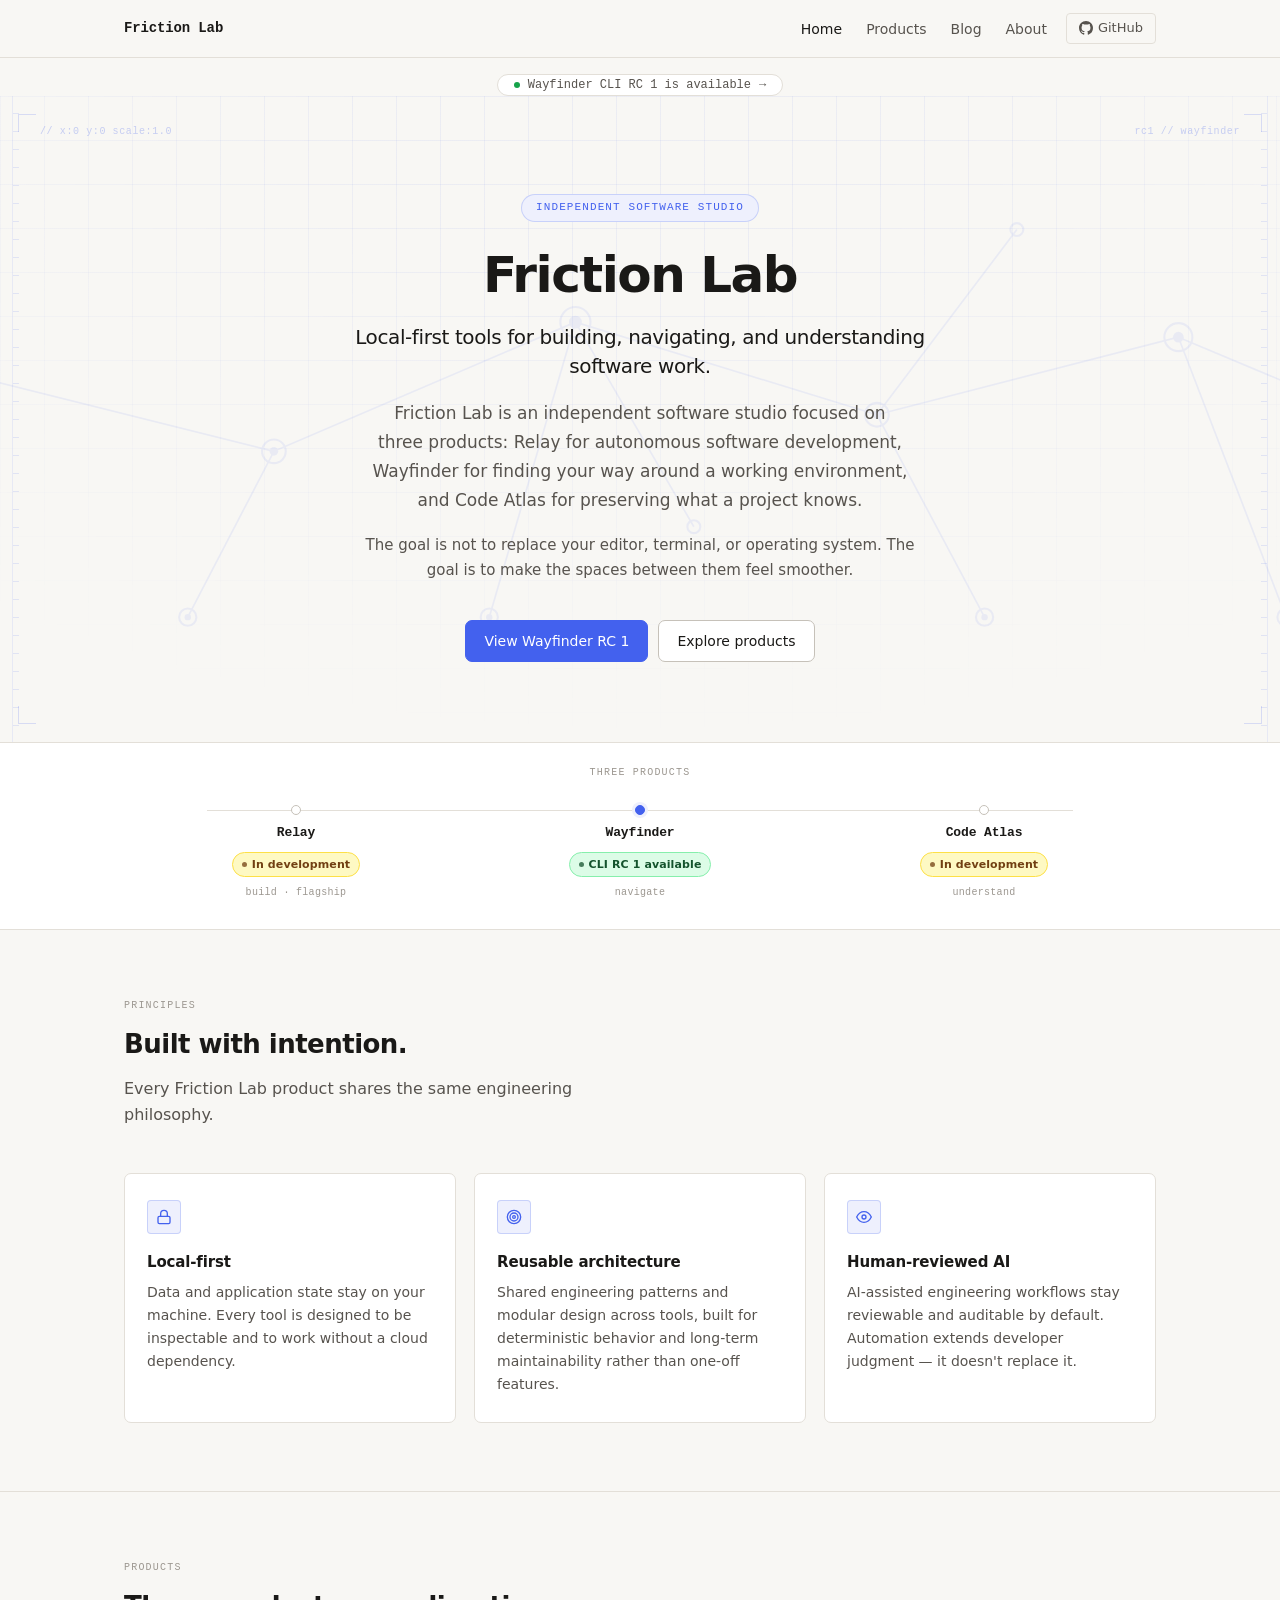
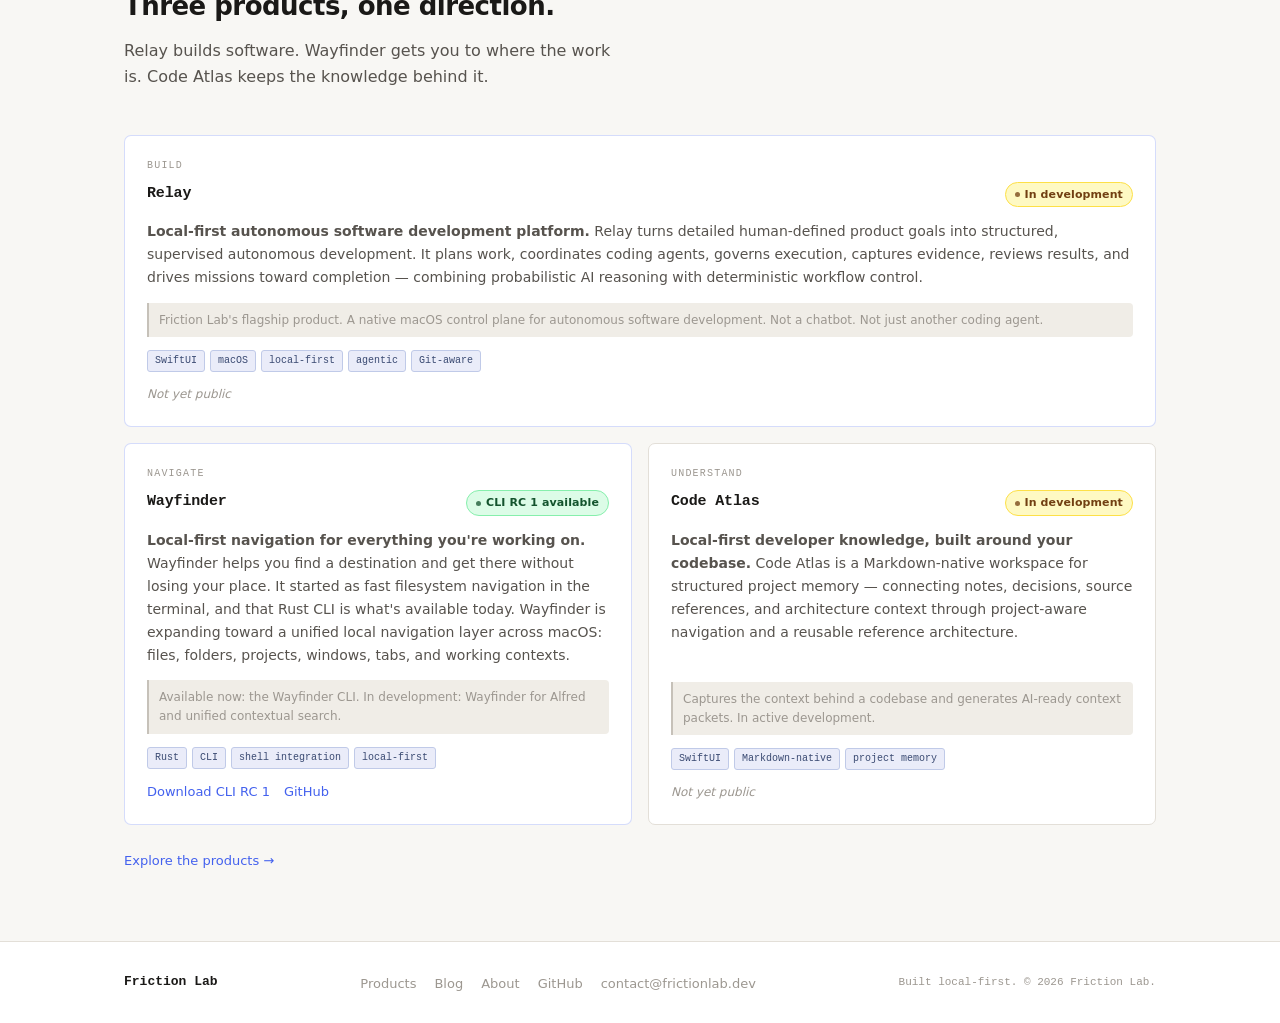
<file: index.html>
<!DOCTYPE html>
<html lang="en">
<head>
  <meta charset="UTF-8">
  <meta name="viewport" content="width=device-width, initial-scale=1.0">
  <meta name="description" content="Friction Lab is an independent software studio building local-first tools for building, navigating, and understanding software work: Relay, Wayfinder, and Code Atlas.">
  <meta name="theme-color" content="#f8f7f4">
  <title>Friction Lab — Local-first developer tools</title>
  <link rel="icon" type="image/png" href="assets/img/favicon.png">
  <link rel="apple-touch-icon" href="assets/img/apple-touch-icon.png">
  <link rel="stylesheet" href="assets/css/styles.css">
</head>
<body>

  <!-- ===== Navigation ===== -->
  <nav class="site-nav" aria-label="Site navigation">
    <div class="container nav-inner">
      <a href="/" class="nav-brand">Friction Lab</a>

      <button class="nav-toggle" id="nav-toggle" aria-expanded="false" aria-label="Open menu">&#9776;</button>

      <ul class="nav-links" id="nav-links" role="list">
        <li><a href="/" class="active">Home</a></li>
        <li><a href="products/">Products</a></li>
        <li><a href="blog/">Blog</a></li>
        <li><a href="about/">About</a></li>
        <li>
          <a href="https://github.com/FrictionLab-Dev" class="nav-github" target="_blank" rel="noopener noreferrer">
            <svg width="14" height="14" viewBox="0 0 16 16" fill="currentColor" aria-hidden="true">
              <path d="M8 0C3.58 0 0 3.58 0 8c0 3.54 2.29 6.53 5.47 7.59.4.07.55-.17.55-.38 0-.19-.01-.82-.01-1.49-2.01.37-2.53-.49-2.69-.94-.09-.23-.48-.94-.82-1.13-.28-.15-.68-.52-.01-.53.63-.01 1.08.58 1.23.82.72 1.21 1.87.87 2.33.66.07-.52.28-.87.51-1.07-1.78-.2-3.64-.89-3.64-3.95 0-.87.31-1.59.82-2.15-.08-.2-.36-1.02.08-2.12 0 0 .67-.21 2.2.82.64-.18 1.32-.27 2-.27.68 0 1.36.09 2 .27 1.53-1.04 2.2-.82 2.2-.82.44 1.1.16 1.92.08 2.12.51.56.82 1.27.82 2.15 0 3.07-1.87 3.75-3.65 3.95.29.25.54.73.54 1.48 0 1.07-.01 1.93-.01 2.2 0 .21.15.46.55.38A8.013 8.013 0 0016 8c0-4.42-3.58-8-8-8z"/>
            </svg>
            GitHub
          </a>
        </li>
      </ul>
    </div>
  </nav>

  <!-- ===== Announcement Strip ===== -->
  <div class="announce-strip" role="banner">
    <a href="products/wayfinder/" class="announce-strip-inner">
      <span class="announce-dot" aria-hidden="true"></span>
      Wayfinder CLI RC 1 is available
      <span aria-hidden="true">→</span>
    </a>
  </div>

  <!-- ===== Hero ===== -->
  <header class="hero">
    <!-- Blueprint decorations -->
    <div class="hero-corner tl" aria-hidden="true"></div>
    <div class="hero-corner tr" aria-hidden="true"></div>
    <div class="hero-corner bl" aria-hidden="true"></div>
    <div class="hero-corner br" aria-hidden="true"></div>
    <span class="hero-dec top-left" aria-hidden="true">// x:0  y:0  scale:1.0</span>
    <span class="hero-dec top-right" aria-hidden="true">rc1 // wayfinder</span>

    <!-- Side ruler tick marks -->
    <div class="hero-ruler-left" aria-hidden="true"></div>
    <div class="hero-ruler-right" aria-hidden="true"></div>

    <!-- Background workflow-node diagram -->
    <svg class="hero-bg-diagram" viewBox="0 0 1080 300" preserveAspectRatio="xMidYMid slice" aria-hidden="true" focusable="false">
      <g stroke="currentColor" stroke-width="0.8" fill="none">
        <line x1="100" y1="190" x2="230" y2="130"/>
        <line x1="230" y1="130" x2="370" y2="165"/>
        <line x1="370" y1="165" x2="510" y2="105"/>
        <line x1="510" y1="105" x2="650" y2="148"/>
        <line x1="650" y1="148" x2="790" y2="112"/>
        <line x1="790" y1="112" x2="940" y2="175"/>
        <line x1="230" y1="130" x2="185" y2="242"/>
        <line x1="370" y1="165" x2="330" y2="242"/>
        <line x1="510" y1="105" x2="470" y2="242"/>
        <line x1="650" y1="148" x2="700" y2="242"/>
        <line x1="790" y1="112" x2="840" y2="242"/>
        <line x1="230" y1="130" x2="170" y2="62"/>
        <line x1="650" y1="148" x2="715" y2="62"/>
        <line x1="510" y1="105" x2="565" y2="200"/>
      </g>
      <g stroke="currentColor" stroke-width="1" fill="none">
        <circle cx="100" cy="190" r="5.5"/>
        <circle cx="230" cy="130" r="6.5"/>
        <circle cx="370" cy="165" r="5.5"/>
        <circle cx="510" cy="105" r="7"/>
        <circle cx="650" cy="148" r="5.5"/>
        <circle cx="790" cy="112" r="6.5"/>
        <circle cx="940" cy="175" r="5.5"/>
        <circle cx="185" cy="242" r="4"/>
        <circle cx="330" cy="242" r="4"/>
        <circle cx="470" cy="242" r="4"/>
        <circle cx="700" cy="242" r="4"/>
        <circle cx="840" cy="242" r="4"/>
        <circle cx="170" cy="62"  r="3"/>
        <circle cx="715" cy="62"  r="3"/>
        <circle cx="565" cy="200" r="3"/>
      </g>
      <g fill="currentColor">
        <circle cx="100" cy="190" r="2"/>
        <circle cx="230" cy="130" r="2.5"/>
        <circle cx="370" cy="165" r="2"/>
        <circle cx="510" cy="105" r="3"/>
        <circle cx="650" cy="148" r="2"/>
        <circle cx="790" cy="112" r="2.5"/>
        <circle cx="940" cy="175" r="2"/>
        <circle cx="185" cy="242" r="1.5"/>
        <circle cx="330" cy="242" r="1.5"/>
        <circle cx="470" cy="242" r="1.5"/>
        <circle cx="700" cy="242" r="1.5"/>
        <circle cx="840" cy="242" r="1.5"/>
      </g>
    </svg>

    <div class="container">
      <div class="hero-inner">
        <span class="hero-eyebrow">independent software studio</span>
        <h1>Friction Lab</h1>
        <p class="hero-tagline">Local-first tools for building, navigating, and understanding software work.</p>
        <p class="hero-sub">
          Friction Lab is an independent software studio focused on three products:
          Relay for autonomous software development, Wayfinder for finding your way around
          a working environment, and Code Atlas for preserving what a project knows.
        </p>
        <p class="hero-note">
          The goal is not to replace your editor, terminal, or operating system.
          The goal is to make the spaces between them feel smoother.
        </p>
        <div class="hero-actions">
          <a href="products/wayfinder/" class="btn btn-primary">View Wayfinder RC 1</a>
          <a href="products/" class="btn btn-secondary">Explore products</a>
        </div>
      </div>
    </div>
  </header>

  <!-- ===== Toolchain Band ===== -->
  <section class="toolchain-band" aria-label="Product system overview">
    <div class="container">
      <p class="toolchain-label">Three products</p>
      <div class="toolchain-track">
        <div class="toolchain-track-line" aria-hidden="true"></div>
        <div class="toolchain-nodes" role="list">

          <div class="toolchain-node" role="listitem">
            <div class="tc-dot" aria-hidden="true"></div>
            <span class="tc-name">Relay</span>
            <span class="pill pill-dev">In development</span>
            <span class="tc-type">build · flagship</span>
          </div>

          <div class="toolchain-node tc-released" role="listitem">
            <div class="tc-dot" aria-hidden="true"></div>
            <span class="tc-name">Wayfinder</span>
            <span class="pill pill-rc">CLI RC 1 available</span>
            <span class="tc-type">navigate</span>
          </div>

          <div class="toolchain-node" role="listitem">
            <div class="tc-dot" aria-hidden="true"></div>
            <span class="tc-name">Code Atlas</span>
            <span class="pill pill-dev">In development</span>
            <span class="tc-type">understand</span>
          </div>

        </div>
      </div>
    </div>
  </section>

  <main>

    <!-- ===== Principles ===== -->
    <section class="section">
      <div class="container">
        <p class="section-label">Principles</p>
        <h2 class="section-title">Built with intention.</h2>
        <p class="section-sub">Every Friction Lab product shares the same engineering philosophy.</p>

        <div class="principles-grid">

          <article class="principle-card">
            <div class="principle-icon" aria-hidden="true">
              <!-- Lock icon -->
              <svg width="16" height="16" viewBox="0 0 24 24" fill="none" stroke="currentColor" stroke-width="2" stroke-linecap="round" stroke-linejoin="round">
                <rect x="3" y="11" width="18" height="11" rx="2" ry="2"/>
                <path d="M7 11V7a5 5 0 0 1 10 0v4"/>
              </svg>
            </div>
            <h3 class="principle-title">Local-first</h3>
            <p class="principle-desc">Data and application state stay on your machine. Every tool is designed to be inspectable and to work without a cloud dependency.</p>
          </article>

          <article class="principle-card">
            <div class="principle-icon" aria-hidden="true">
              <!-- Target icon -->
              <svg width="16" height="16" viewBox="0 0 24 24" fill="none" stroke="currentColor" stroke-width="2" stroke-linecap="round" stroke-linejoin="round">
                <circle cx="12" cy="12" r="10"/>
                <circle cx="12" cy="12" r="6"/>
                <circle cx="12" cy="12" r="2"/>
              </svg>
            </div>
            <h3 class="principle-title">Reusable architecture</h3>
            <p class="principle-desc">Shared engineering patterns and modular design across tools, built for deterministic behavior and long-term maintainability rather than one-off features.</p>
          </article>

          <article class="principle-card">
            <div class="principle-icon" aria-hidden="true">
              <!-- Eye / review icon -->
              <svg width="16" height="16" viewBox="0 0 24 24" fill="none" stroke="currentColor" stroke-width="2" stroke-linecap="round" stroke-linejoin="round">
                <path d="M1 12s4-8 11-8 11 8 11 8-4 8-11 8-11-8-11-8z"/>
                <circle cx="12" cy="12" r="3"/>
              </svg>
            </div>
            <h3 class="principle-title">Human-reviewed AI</h3>
            <p class="principle-desc">AI-assisted engineering workflows stay reviewable and auditable by default. Automation extends developer judgment — it doesn't replace it.</p>
          </article>

        </div>
      </div>
    </section>

    <!-- ===== Products ===== -->
    <section class="section">
      <div class="container">
        <p class="section-label">Products</p>
        <h2 class="section-title">Three products, one direction.</h2>
        <p class="section-sub">Relay builds software. Wayfinder gets you to where the work is. Code Atlas keeps the knowledge behind it.</p>

        <div class="product-grid">

          <!-- Relay -->
          <article class="product-card featured span-full">
            <p class="product-role">Build</p>
            <div class="card-head">
              <span class="product-name">Relay</span>
              <span class="pill pill-dev">In development</span>
            </div>
            <p class="product-desc">
              <strong>Local-first autonomous software development platform.</strong>
              Relay turns detailed human-defined product goals into structured, supervised
              autonomous development. It plans work, coordinates coding agents, governs
              execution, captures evidence, reviews results, and drives missions toward
              completion — combining probabilistic AI reasoning with deterministic workflow control.
            </p>
            <p class="product-note">Friction Lab's flagship product. A native macOS control plane for autonomous software development. Not a chatbot. Not just another coding agent.</p>
            <div class="product-tags">
              <span class="tag">SwiftUI</span>
              <span class="tag">macOS</span>
              <span class="tag">local-first</span>
              <span class="tag">agentic</span>
              <span class="tag">Git-aware</span>
            </div>
            <div class="product-links">
              <span class="product-link-muted">Not yet public</span>
            </div>
          </article>

          <!-- Wayfinder -->
          <article class="product-card featured">
            <p class="product-role">Navigate</p>
            <div class="card-head">
              <span class="product-name">Wayfinder</span>
              <span class="pill pill-rc">CLI RC 1 available</span>
            </div>
            <p class="product-desc">
              <strong>Local-first navigation for everything you're working on.</strong>
              Wayfinder helps you find a destination and get there without losing your place.
              It started as fast filesystem navigation in the terminal, and that Rust CLI is
              what's available today. Wayfinder is expanding toward a unified local navigation
              layer across macOS: files, folders, projects, windows, tabs, and working contexts.
            </p>
            <p class="product-note">Available now: the Wayfinder CLI. In development: Wayfinder for Alfred and unified contextual search.</p>
            <div class="product-tags">
              <span class="tag">Rust</span>
              <span class="tag">CLI</span>
              <span class="tag">shell integration</span>
              <span class="tag">local-first</span>
            </div>
            <div class="product-links">
              <a href="https://github.com/FrictionLab-Dev/wayfinder/releases/tag/v0.1.0-rc1" class="product-link" target="_blank" rel="noopener noreferrer">Download CLI RC 1</a>
              <a href="https://github.com/FrictionLab-Dev/wayfinder" class="product-link" target="_blank" rel="noopener noreferrer">GitHub</a>
            </div>
          </article>

          <!-- Code Atlas -->
          <article class="product-card">
            <p class="product-role">Understand</p>
            <div class="card-head">
              <span class="product-name">Code Atlas</span>
              <span class="pill pill-dev">In development</span>
            </div>
            <p class="product-desc">
              <strong>Local-first developer knowledge, built around your codebase.</strong>
              Code Atlas is a Markdown-native workspace for structured project memory —
              connecting notes, decisions, source references, and architecture context
              through project-aware navigation and a reusable reference architecture.
            </p>
            <p class="product-note">Captures the context behind a codebase and generates AI-ready context packets. In active development.</p>
            <div class="product-tags">
              <span class="tag">SwiftUI</span>
              <span class="tag">Markdown-native</span>
              <span class="tag">project memory</span>
            </div>
            <div class="product-links">
              <span class="product-link-muted">Not yet public</span>
            </div>
          </article>

        </div>

        <p class="section-more"><a href="products/" class="product-link">Explore the products &rarr;</a></p>
      </div>
    </section>

  </main>

  <!-- ===== Footer ===== -->
  <footer class="site-footer">
    <div class="container footer-inner">
      <span class="footer-brand">Friction Lab</span>
      <ul class="footer-links" role="list">
        <li><a href="products/">Products</a></li>
        <li><a href="blog/">Blog</a></li>
        <li><a href="about/">About</a></li>
        <li><a href="https://github.com/FrictionLab-Dev" target="_blank" rel="noopener noreferrer">GitHub</a></li>
        <li><a href="mailto:contact@frictionlab.dev">contact@frictionlab.dev</a></li>
      </ul>
      <p class="footer-meta">Built local-first. &copy; 2026 Friction Lab.</p>
    </div>
  </footer>

  <script src="assets/js/main.js"></script>
</body>
</html>
</file>
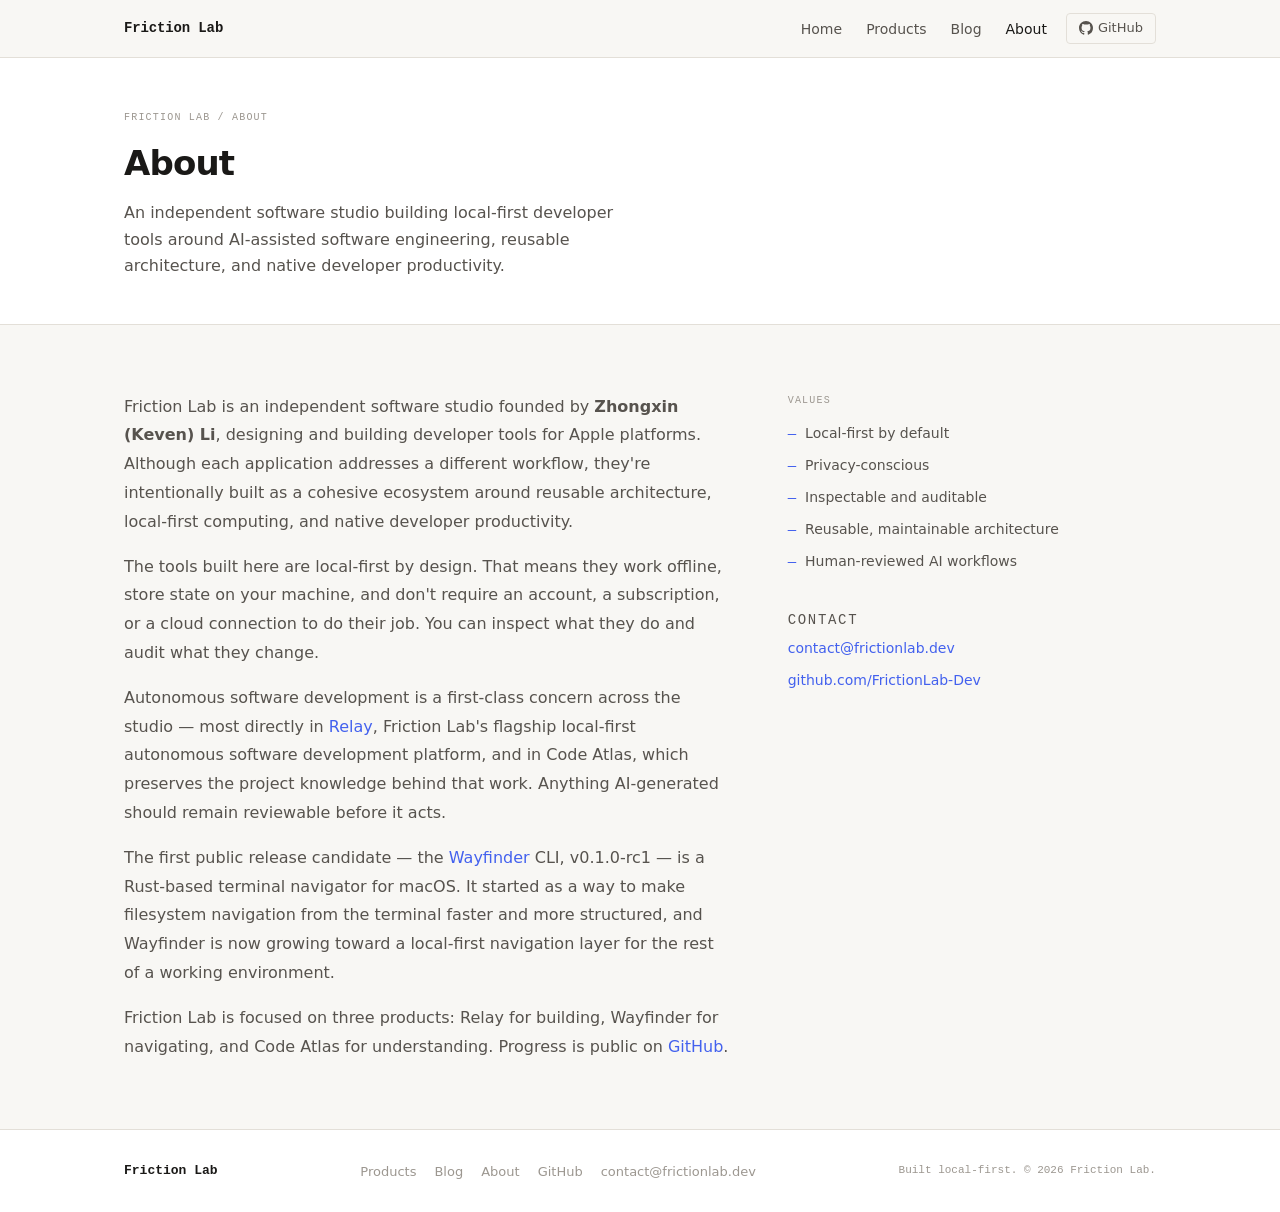
<file: about/index.html>
<!DOCTYPE html>
<html lang="en">
<head>
  <meta charset="UTF-8">
  <meta name="viewport" content="width=device-width, initial-scale=1.0">
  <meta name="description" content="About Friction Lab — an independent software studio building local-first developer tools around AI-assisted software engineering, reusable architecture, and native developer productivity.">
  <meta name="theme-color" content="#f8f7f4">
  <title>About — Friction Lab</title>
  <link rel="icon" type="image/png" href="../assets/img/favicon.png">
  <link rel="apple-touch-icon" href="../assets/img/apple-touch-icon.png">
  <link rel="stylesheet" href="../assets/css/styles.css">
</head>
<body>

  <!-- ===== Navigation ===== -->
  <nav class="site-nav" aria-label="Site navigation">
    <div class="container nav-inner">
      <a href="../" class="nav-brand">Friction Lab</a>

      <button class="nav-toggle" id="nav-toggle" aria-expanded="false" aria-label="Open menu">&#9776;</button>

      <ul class="nav-links" id="nav-links" role="list">
        <li><a href="../">Home</a></li>
        <li><a href="../products/">Products</a></li>
        <li><a href="../blog/">Blog</a></li>
        <li><a href="../about/" class="active">About</a></li>
        <li>
          <a href="https://github.com/FrictionLab-Dev" class="nav-github" target="_blank" rel="noopener noreferrer">
            <svg width="14" height="14" viewBox="0 0 16 16" fill="currentColor" aria-hidden="true">
              <path d="M8 0C3.58 0 0 3.58 0 8c0 3.54 2.29 6.53 5.47 7.59.4.07.55-.17.55-.38 0-.19-.01-.82-.01-1.49-2.01.37-2.53-.49-2.69-.94-.09-.23-.48-.94-.82-1.13-.28-.15-.68-.52-.01-.53.63-.01 1.08.58 1.23.82.72 1.21 1.87.87 2.33.66.07-.52.28-.87.51-1.07-1.78-.2-3.64-.89-3.64-3.95 0-.87.31-1.59.82-2.15-.08-.2-.36-1.02.08-2.12 0 0 .67-.21 2.2.82.64-.18 1.32-.27 2-.27.68 0 1.36.09 2 .27 1.53-1.04 2.2-.82 2.2-.82.44 1.1.16 1.92.08 2.12.51.56.82 1.27.82 2.15 0 3.07-1.87 3.75-3.65 3.95.29.25.54.73.54 1.48 0 1.07-.01 1.93-.01 2.2 0 .21.15.46.55.38A8.013 8.013 0 0016 8c0-4.42-3.58-8-8-8z"/>
            </svg>
            GitHub
          </a>
        </li>
      </ul>
    </div>
  </nav>

  <!-- ===== Page Hero ===== -->
  <header class="page-hero">
    <div class="container">
      <p class="page-eyebrow">Friction Lab / About</p>
      <h1>About</h1>
      <p class="page-hero-sub">
        An independent software studio building local-first developer tools around
        AI-assisted software engineering, reusable architecture, and native developer
        productivity.
      </p>
    </div>
  </header>

  <main>
    <section class="section">
      <div class="container">
        <div class="about-layout">

          <!-- Main content -->
          <div class="about-content">
            <p>
              Friction Lab is an independent software studio founded by
              <strong>Zhongxin (Keven) Li</strong>, designing and building developer tools for
              Apple platforms. Although each application addresses a different workflow,
              they're intentionally built as a cohesive ecosystem around reusable
              architecture, local-first computing, and native developer productivity.
            </p>
            <p>
              The tools built here are local-first by design. That means they work
              offline, store state on your machine, and don't require an account,
              a subscription, or a cloud connection to do their job. You can inspect
              what they do and audit what they change.
            </p>
            <p>
              Autonomous software development is a first-class concern across the studio —
              most directly in <a href="../products/">Relay</a>, Friction Lab's flagship
              local-first autonomous software development platform, and in
              Code Atlas, which preserves the project knowledge behind that work. Anything
              AI-generated should remain reviewable before it acts.
            </p>
            <p>
              The first public release candidate — the <a href="../products/wayfinder/">Wayfinder</a> CLI,
              v0.1.0-rc1 — is a Rust-based terminal navigator for macOS. It started as a way to make
              filesystem navigation from the terminal faster and more structured, and Wayfinder
              is now growing toward a local-first navigation layer for the rest of a working environment.
            </p>
            <p>
              Friction Lab is focused on three products: Relay for building, Wayfinder for navigating,
              and Code Atlas for understanding. Progress is public on
              <a href="https://github.com/FrictionLab-Dev" target="_blank" rel="noopener noreferrer">GitHub</a>.
            </p>
          </div>

          <!-- Sidebar: values + contact -->
          <aside>
            <p class="about-sidebar-label">Values</p>
            <ul class="values-list" role="list">
              <li>Local-first by default</li>
              <li>Privacy-conscious</li>
              <li>Inspectable and auditable</li>
              <li>Reusable, maintainable architecture</li>
              <li>Human-reviewed AI workflows</li>
            </ul>

            <div class="contact-block">
              <p class="about-sidebar-label">Contact</p>
              <p>
                <a href="mailto:contact@frictionlab.dev">contact@frictionlab.dev</a>
              </p>
              <p style="margin-top:10px;">
                <a href="https://github.com/FrictionLab-Dev" target="_blank" rel="noopener noreferrer">
                  github.com/FrictionLab-Dev
                </a>
              </p>
            </div>
          </aside>

        </div>
      </div>
    </section>
  </main>

  <!-- ===== Footer ===== -->
  <footer class="site-footer">
    <div class="container footer-inner">
      <span class="footer-brand">Friction Lab</span>
      <ul class="footer-links" role="list">
        <li><a href="../products/">Products</a></li>
        <li><a href="../blog/">Blog</a></li>
        <li><a href="../about/">About</a></li>
        <li><a href="https://github.com/FrictionLab-Dev" target="_blank" rel="noopener noreferrer">GitHub</a></li>
        <li><a href="mailto:contact@frictionlab.dev">contact@frictionlab.dev</a></li>
      </ul>
      <p class="footer-meta">Built local-first. &copy; 2026 Friction Lab.</p>
    </div>
  </footer>

  <script src="../assets/js/main.js"></script>
</body>
</html>
</file>
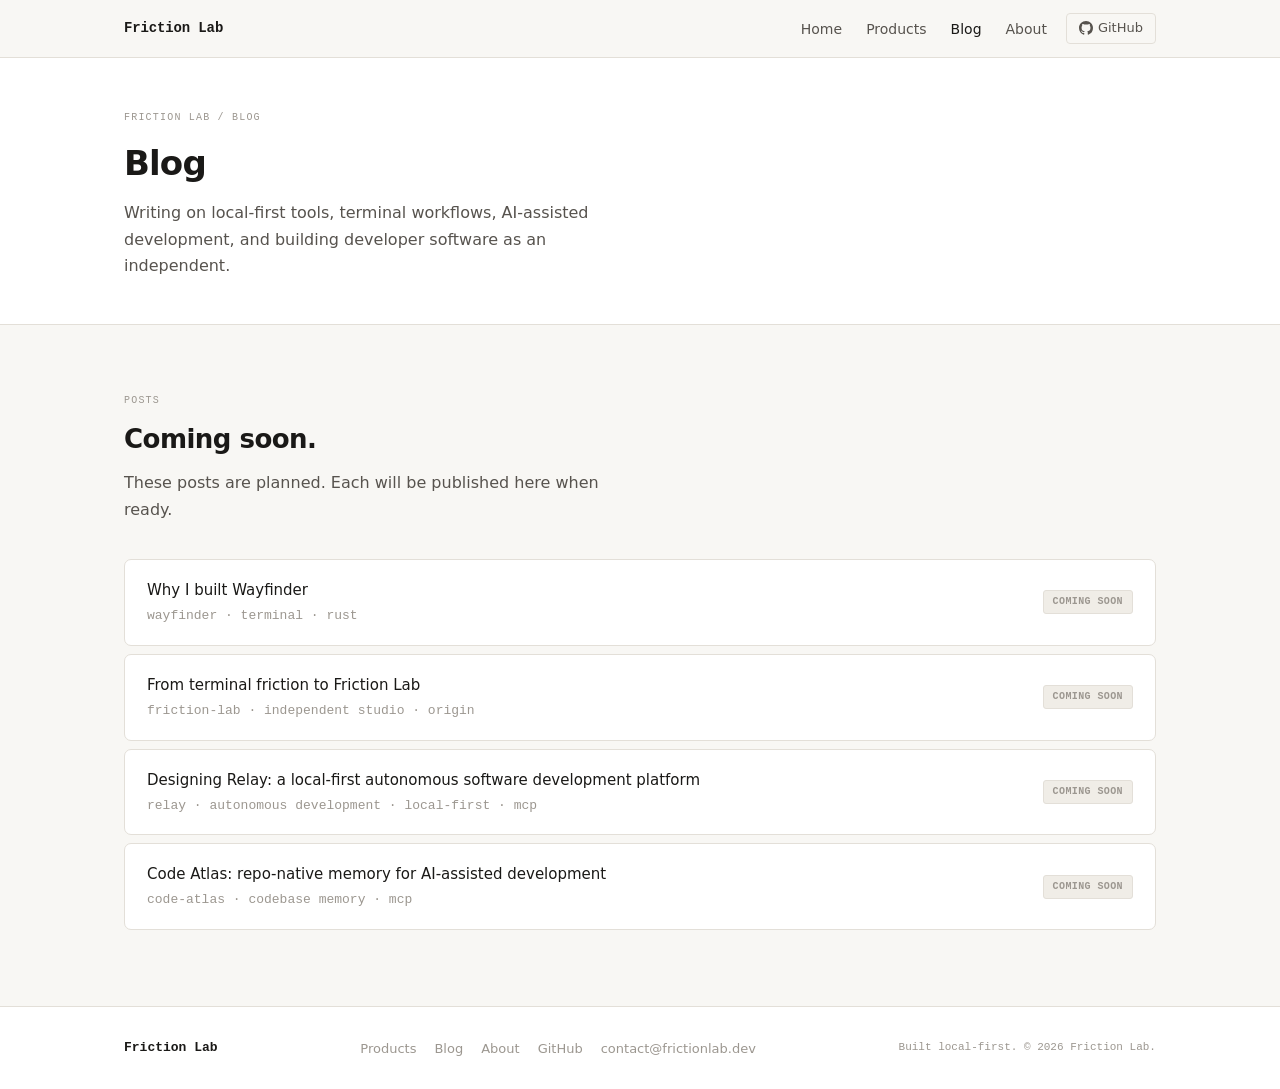
<file: blog/index.html>
<!DOCTYPE html>
<html lang="en">
<head>
  <meta charset="UTF-8">
  <meta name="viewport" content="width=device-width, initial-scale=1.0">
  <meta name="description" content="Friction Lab blog — writing on local-first developer tools, terminal workflows, AI-assisted development, and building in public.">
  <meta name="theme-color" content="#f8f7f4">
  <title>Blog — Friction Lab</title>
  <link rel="icon" type="image/png" href="../assets/img/favicon.png">
  <link rel="apple-touch-icon" href="../assets/img/apple-touch-icon.png">
  <link rel="stylesheet" href="../assets/css/styles.css">
</head>
<body>

  <!-- ===== Navigation ===== -->
  <nav class="site-nav" aria-label="Site navigation">
    <div class="container nav-inner">
      <a href="../" class="nav-brand">Friction Lab</a>

      <button class="nav-toggle" id="nav-toggle" aria-expanded="false" aria-label="Open menu">&#9776;</button>

      <ul class="nav-links" id="nav-links" role="list">
        <li><a href="../">Home</a></li>
        <li><a href="../products/">Products</a></li>
        <li><a href="../blog/" class="active">Blog</a></li>
        <li><a href="../about/">About</a></li>
        <li>
          <a href="https://github.com/FrictionLab-Dev" class="nav-github" target="_blank" rel="noopener noreferrer">
            <svg width="14" height="14" viewBox="0 0 16 16" fill="currentColor" aria-hidden="true">
              <path d="M8 0C3.58 0 0 3.58 0 8c0 3.54 2.29 6.53 5.47 7.59.4.07.55-.17.55-.38 0-.19-.01-.82-.01-1.49-2.01.37-2.53-.49-2.69-.94-.09-.23-.48-.94-.82-1.13-.28-.15-.68-.52-.01-.53.63-.01 1.08.58 1.23.82.72 1.21 1.87.87 2.33.66.07-.52.28-.87.51-1.07-1.78-.2-3.64-.89-3.64-3.95 0-.87.31-1.59.82-2.15-.08-.2-.36-1.02.08-2.12 0 0 .67-.21 2.2.82.64-.18 1.32-.27 2-.27.68 0 1.36.09 2 .27 1.53-1.04 2.2-.82 2.2-.82.44 1.1.16 1.92.08 2.12.51.56.82 1.27.82 2.15 0 3.07-1.87 3.75-3.65 3.95.29.25.54.73.54 1.48 0 1.07-.01 1.93-.01 2.2 0 .21.15.46.55.38A8.013 8.013 0 0016 8c0-4.42-3.58-8-8-8z"/>
            </svg>
            GitHub
          </a>
        </li>
      </ul>
    </div>
  </nav>

  <!-- ===== Page Hero ===== -->
  <header class="page-hero">
    <div class="container">
      <p class="page-eyebrow">Friction Lab / Blog</p>
      <h1>Blog</h1>
      <p class="page-hero-sub">
        Writing on local-first tools, terminal workflows, AI-assisted development,
        and building developer software as an independent.
      </p>
    </div>
  </header>

  <main>
    <section class="section">
      <div class="container">
        <p class="section-label">Posts</p>
        <h2 class="section-title">Coming soon.</h2>
        <p class="section-sub" style="margin-bottom:36px;">
          These posts are planned. Each will be published here when ready.
        </p>

        <div class="blog-list" role="list">

          <article class="blog-item" role="listitem">
            <div>
              <p class="blog-item-title">Why I built Wayfinder</p>
              <p class="blog-item-topic mono">wayfinder &middot; terminal &middot; rust</p>
            </div>
            <span class="badge-soon">Coming soon</span>
          </article>

          <article class="blog-item" role="listitem">
            <div>
              <p class="blog-item-title">From terminal friction to Friction Lab</p>
              <p class="blog-item-topic mono">friction-lab &middot; independent studio &middot; origin</p>
            </div>
            <span class="badge-soon">Coming soon</span>
          </article>

          <article class="blog-item" role="listitem">
            <div>
              <p class="blog-item-title">Designing Relay: a local-first autonomous software development platform</p>
              <p class="blog-item-topic mono">relay &middot; autonomous development &middot; local-first &middot; mcp</p>
            </div>
            <span class="badge-soon">Coming soon</span>
          </article>

          <article class="blog-item" role="listitem">
            <div>
              <p class="blog-item-title">Code Atlas: repo-native memory for AI-assisted development</p>
              <p class="blog-item-topic mono">code-atlas &middot; codebase memory &middot; mcp</p>
            </div>
            <span class="badge-soon">Coming soon</span>
          </article>

        </div>

      </div>
    </section>
  </main>

  <!-- ===== Footer ===== -->
  <footer class="site-footer">
    <div class="container footer-inner">
      <span class="footer-brand">Friction Lab</span>
      <ul class="footer-links" role="list">
        <li><a href="../products/">Products</a></li>
        <li><a href="../blog/">Blog</a></li>
        <li><a href="../about/">About</a></li>
        <li><a href="https://github.com/FrictionLab-Dev" target="_blank" rel="noopener noreferrer">GitHub</a></li>
        <li><a href="mailto:contact@frictionlab.dev">contact@frictionlab.dev</a></li>
      </ul>
      <p class="footer-meta">Built local-first. &copy; 2026 Friction Lab.</p>
    </div>
  </footer>

  <script src="../assets/js/main.js"></script>
</body>
</html>
</file>
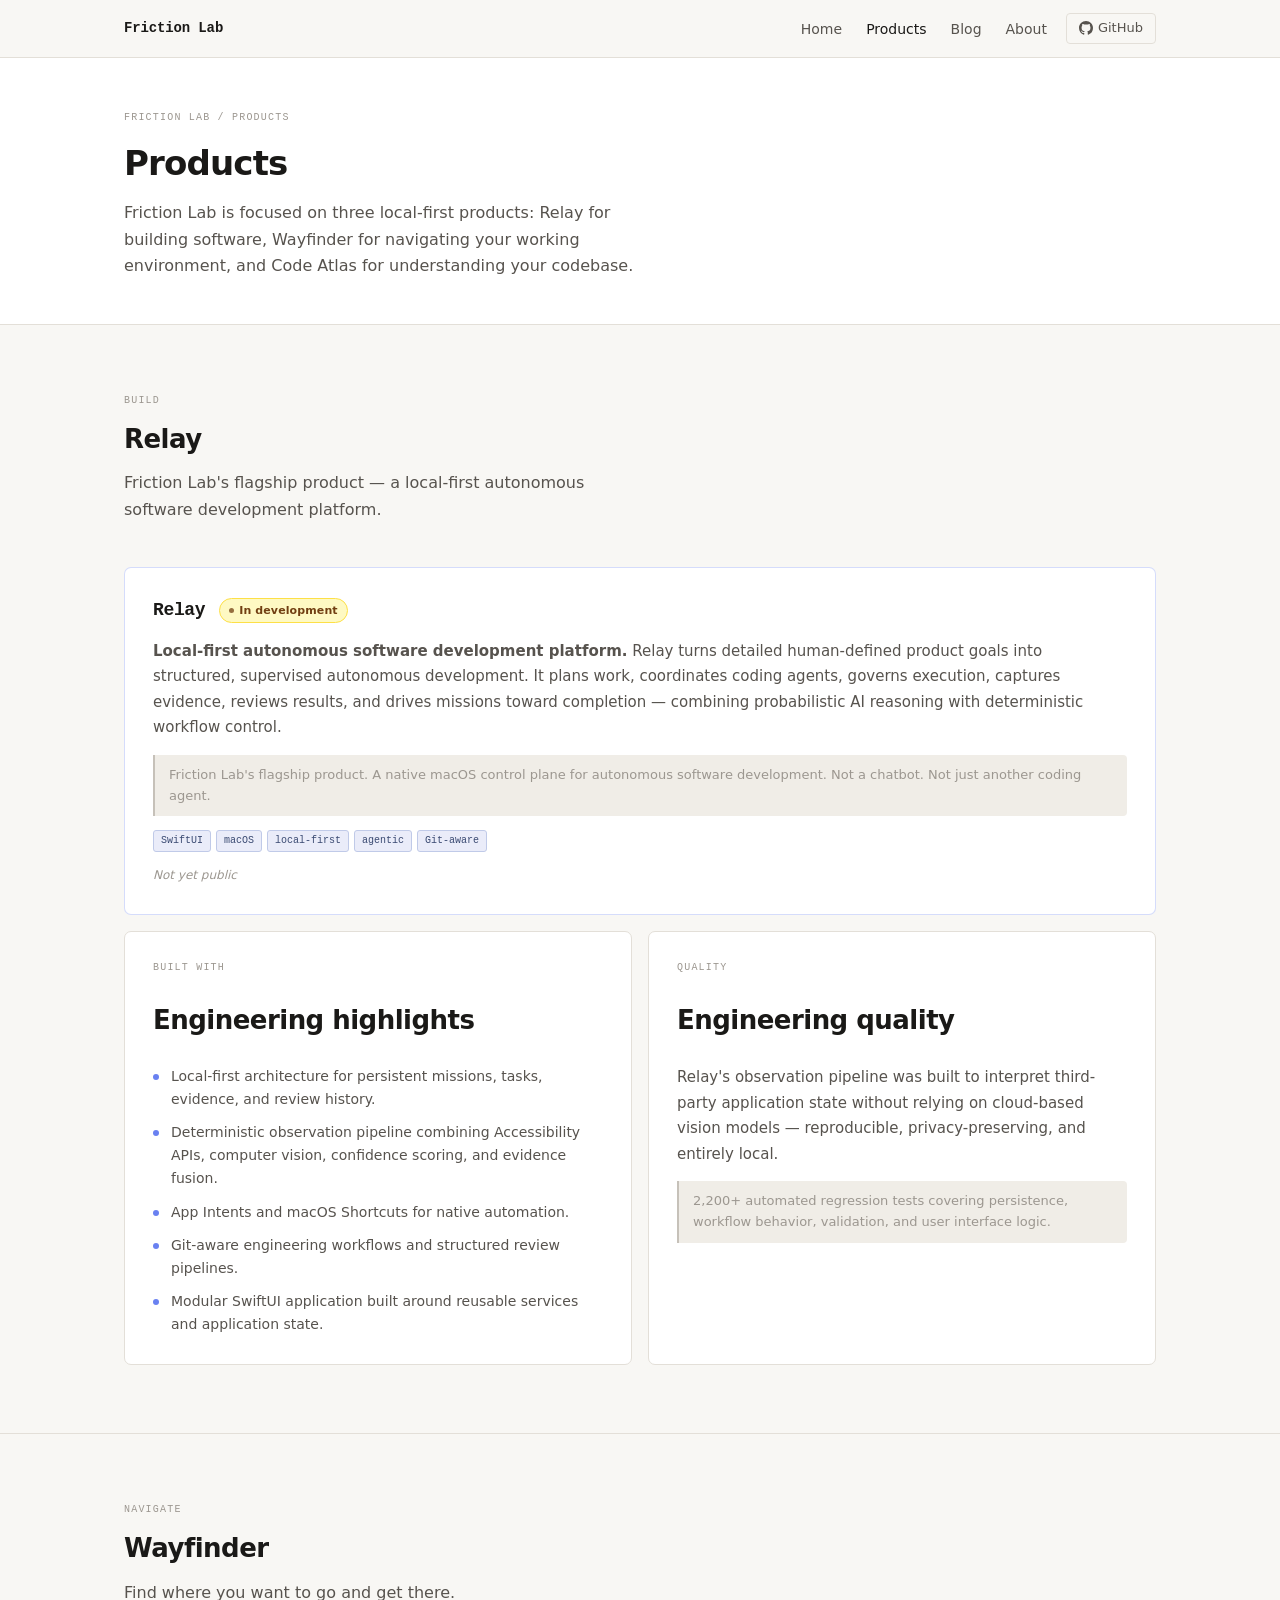
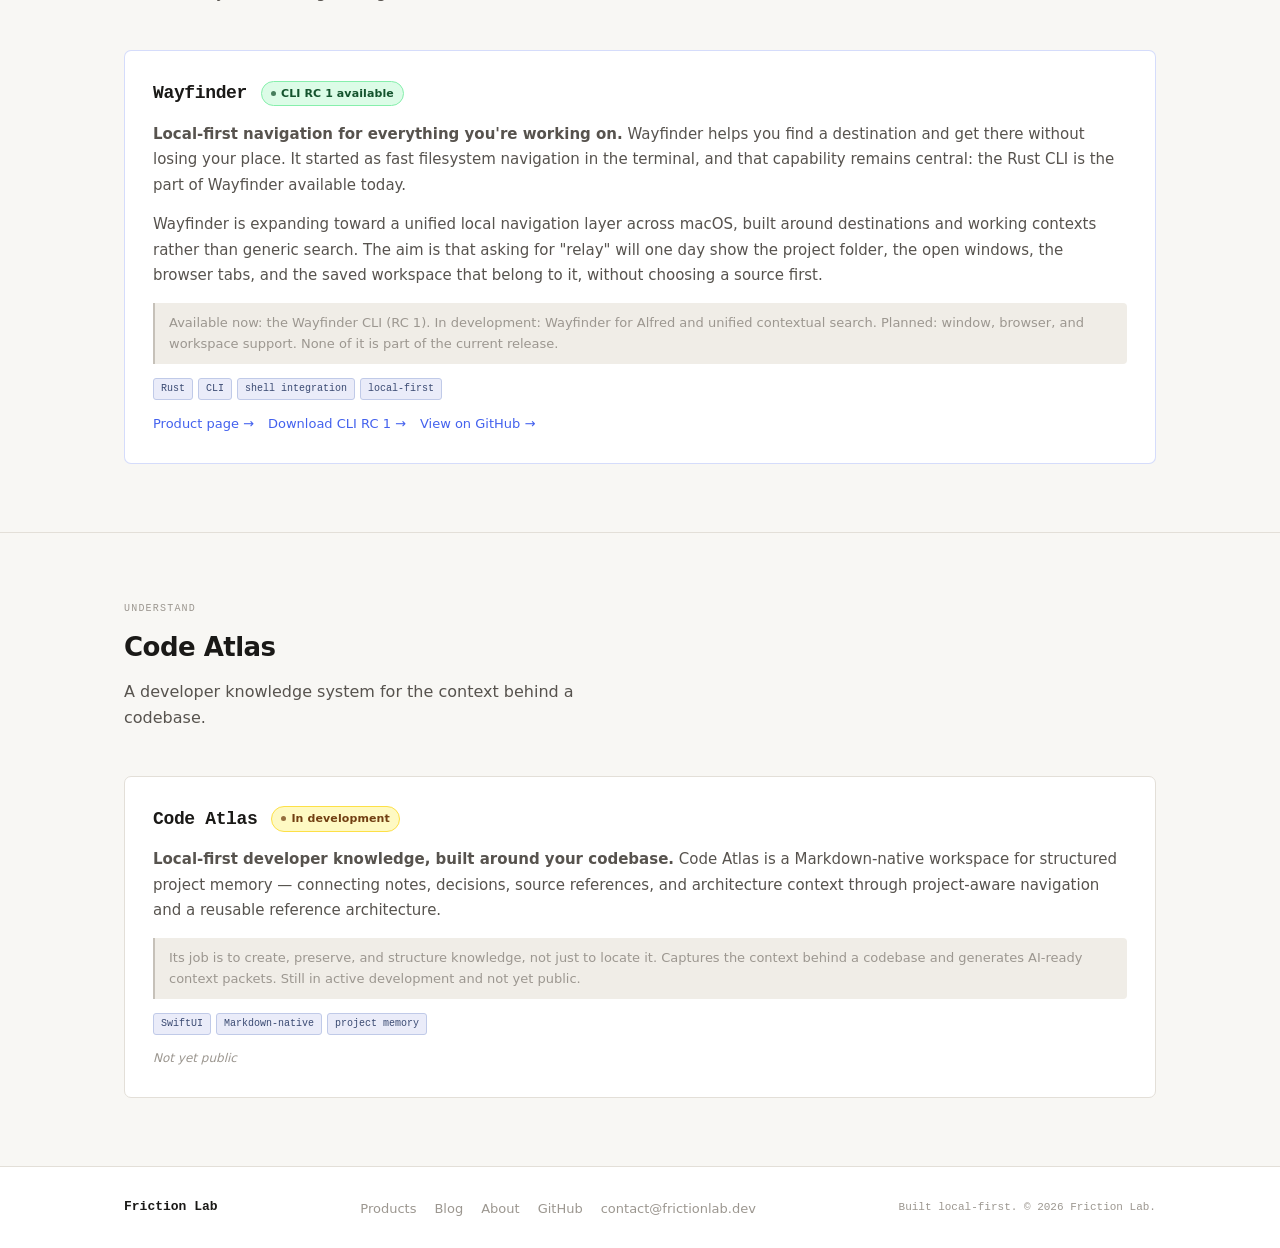
<file: products/index.html>
<!DOCTYPE html>
<html lang="en">
<head>
  <meta charset="UTF-8">
  <meta name="viewport" content="width=device-width, initial-scale=1.0">
  <meta name="description" content="Friction Lab's three products: Relay for building software, Wayfinder for navigating your working environment, and Code Atlas for understanding your codebase. All local-first.">
  <meta name="theme-color" content="#f8f7f4">
  <title>Products — Friction Lab</title>
  <link rel="icon" type="image/png" href="../assets/img/favicon.png">
  <link rel="apple-touch-icon" href="../assets/img/apple-touch-icon.png">
  <link rel="stylesheet" href="../assets/css/styles.css">
</head>
<body>

  <!-- ===== Navigation ===== -->
  <nav class="site-nav" aria-label="Site navigation">
    <div class="container nav-inner">
      <a href="../" class="nav-brand">Friction Lab</a>

      <button class="nav-toggle" id="nav-toggle" aria-expanded="false" aria-label="Open menu">&#9776;</button>

      <ul class="nav-links" id="nav-links" role="list">
        <li><a href="../">Home</a></li>
        <li><a href="../products/" class="active">Products</a></li>
        <li><a href="../blog/">Blog</a></li>
        <li><a href="../about/">About</a></li>
        <li>
          <a href="https://github.com/FrictionLab-Dev" class="nav-github" target="_blank" rel="noopener noreferrer">
            <svg width="14" height="14" viewBox="0 0 16 16" fill="currentColor" aria-hidden="true">
              <path d="M8 0C3.58 0 0 3.58 0 8c0 3.54 2.29 6.53 5.47 7.59.4.07.55-.17.55-.38 0-.19-.01-.82-.01-1.49-2.01.37-2.53-.49-2.69-.94-.09-.23-.48-.94-.82-1.13-.28-.15-.68-.52-.01-.53.63-.01 1.08.58 1.23.82.72 1.21 1.87.87 2.33.66.07-.52.28-.87.51-1.07-1.78-.2-3.64-.89-3.64-3.95 0-.87.31-1.59.82-2.15-.08-.2-.36-1.02.08-2.12 0 0 .67-.21 2.2.82.64-.18 1.32-.27 2-.27.68 0 1.36.09 2 .27 1.53-1.04 2.2-.82 2.2-.82.44 1.1.16 1.92.08 2.12.51.56.82 1.27.82 2.15 0 3.07-1.87 3.75-3.65 3.95.29.25.54.73.54 1.48 0 1.07-.01 1.93-.01 2.2 0 .21.15.46.55.38A8.013 8.013 0 0016 8c0-4.42-3.58-8-8-8z"/>
            </svg>
            GitHub
          </a>
        </li>
      </ul>
    </div>
  </nav>

  <!-- ===== Page Hero ===== -->
  <header class="page-hero">
    <div class="container">
      <p class="page-eyebrow">Friction Lab / Products</p>
      <h1>Products</h1>
      <p class="page-hero-sub">
        Friction Lab is focused on three local-first products: Relay for building software,
        Wayfinder for navigating your working environment, and Code Atlas for understanding
        your codebase.
      </p>
    </div>
  </header>

  <main>

    <!-- ===== Relay ===== -->
    <section class="section">
      <div class="container">
        <p class="section-label">Build</p>
        <h2 class="section-title">Relay</h2>
        <p class="section-sub">Friction Lab's flagship product — a local-first autonomous software development platform.</p>

        <article class="product-detail-card featured">
          <div class="product-detail-head">
            <span class="product-detail-name">Relay</span>
            <span class="pill pill-dev">In development</span>
          </div>
          <p class="product-detail-desc">
            <strong>Local-first autonomous software development platform.</strong>
            Relay turns detailed human-defined product goals into structured, supervised
            autonomous development. It plans work, coordinates coding agents, governs
            execution, captures evidence, reviews results, and drives missions toward
            completion — combining probabilistic AI reasoning with deterministic workflow control.
          </p>
          <p class="product-detail-note">
            Friction Lab's flagship product. A native macOS control plane for autonomous
            software development. Not a chatbot. Not just another coding agent.
          </p>
          <div class="product-tags">
            <span class="tag">SwiftUI</span>
            <span class="tag">macOS</span>
            <span class="tag">local-first</span>
            <span class="tag">agentic</span>
            <span class="tag">Git-aware</span>
          </div>
          <div class="product-links">
            <span class="product-link-muted">Not yet public</span>
          </div>
        </article>

        <div class="detail-grid" style="margin-top:16px;">
          <article class="product-detail-card">
            <p class="section-label">Built with</p>
            <h2 class="section-title">Engineering highlights</h2>
            <ul class="detail-list" role="list">
              <li>Local-first architecture for persistent missions, tasks, evidence, and review history.</li>
              <li>Deterministic observation pipeline combining Accessibility APIs, computer vision, confidence scoring, and evidence fusion.</li>
              <li>App Intents and macOS Shortcuts for native automation.</li>
              <li>Git-aware engineering workflows and structured review pipelines.</li>
              <li>Modular SwiftUI application built around reusable services and application state.</li>
            </ul>
          </article>

          <article class="product-detail-card">
            <p class="section-label">Quality</p>
            <h2 class="section-title">Engineering quality</h2>
            <p class="product-detail-desc">
              Relay's observation pipeline was built to interpret third-party application
              state without relying on cloud-based vision models — reproducible,
              privacy-preserving, and entirely local.
            </p>
            <p class="product-detail-note">
              2,200+ automated regression tests covering persistence, workflow behavior,
              validation, and user interface logic.
            </p>
          </article>
        </div>

      </div>
    </section>

    <!-- ===== Wayfinder ===== -->
    <section class="section">
      <div class="container">
        <p class="section-label">Navigate</p>
        <h2 class="section-title">Wayfinder</h2>
        <p class="section-sub">Find where you want to go and get there.</p>

        <article class="product-detail-card featured">
          <div class="product-detail-head">
            <span class="product-detail-name">Wayfinder</span>
            <span class="pill pill-rc">CLI RC 1 available</span>
          </div>
          <p class="product-detail-desc">
            <strong>Local-first navigation for everything you're working on.</strong>
            Wayfinder helps you find a destination and get there without losing your place.
            It started as fast filesystem navigation in the terminal, and that capability remains
            central: the Rust CLI is the part of Wayfinder available today.
          </p>
          <p class="product-detail-desc">
            Wayfinder is expanding toward a unified local navigation layer across macOS, built
            around destinations and working contexts rather than generic search. The aim is that
            asking for "relay" will one day show the project folder, the open windows, the browser
            tabs, and the saved workspace that belong to it, without choosing a source first.
          </p>
          <p class="product-detail-note">
            Available now: the Wayfinder CLI (RC 1). In development: Wayfinder for Alfred and
            unified contextual search. Planned: window, browser, and workspace support. None of
            it is part of the current release.
          </p>
          <div class="product-tags">
            <span class="tag">Rust</span>
            <span class="tag">CLI</span>
            <span class="tag">shell integration</span>
            <span class="tag">local-first</span>
          </div>
          <div class="product-links">
            <a href="wayfinder/" class="product-link">
              Product page &rarr;
            </a>
            <a href="https://github.com/FrictionLab-Dev/wayfinder/releases/tag/v0.1.0-rc1" class="product-link" target="_blank" rel="noopener noreferrer">
              Download CLI RC 1 &rarr;
            </a>
            <a href="https://github.com/FrictionLab-Dev/wayfinder" class="product-link" target="_blank" rel="noopener noreferrer">
              View on GitHub &rarr;
            </a>
          </div>
        </article>

      </div>
    </section>

    <!-- ===== Code Atlas ===== -->
    <section class="section">
      <div class="container">
        <p class="section-label">Understand</p>
        <h2 class="section-title">Code Atlas</h2>
        <p class="section-sub">A developer knowledge system for the context behind a codebase.</p>

        <article class="product-detail-card">
          <div class="product-detail-head">
            <span class="product-detail-name">Code Atlas</span>
            <span class="pill pill-dev">In development</span>
          </div>
          <p class="product-detail-desc">
            <strong>Local-first developer knowledge, built around your codebase.</strong>
            Code Atlas is a Markdown-native workspace for structured project memory —
            connecting notes, decisions, source references, and architecture context
            through project-aware navigation and a reusable reference architecture.
          </p>
          <p class="product-detail-note">
            Its job is to create, preserve, and structure knowledge, not just to locate it.
            Captures the context behind a codebase and generates AI-ready context packets.
            Still in active development and not yet public.
          </p>
          <div class="product-tags">
            <span class="tag">SwiftUI</span>
            <span class="tag">Markdown-native</span>
            <span class="tag">project memory</span>
          </div>
          <div class="product-links">
            <span class="product-link-muted">Not yet public</span>
          </div>
        </article>

      </div>
    </section>

  </main>

  <!-- ===== Footer ===== -->
  <footer class="site-footer">
    <div class="container footer-inner">
      <span class="footer-brand">Friction Lab</span>
      <ul class="footer-links" role="list">
        <li><a href="../products/">Products</a></li>
        <li><a href="../blog/">Blog</a></li>
        <li><a href="../about/">About</a></li>
        <li><a href="https://github.com/FrictionLab-Dev" target="_blank" rel="noopener noreferrer">GitHub</a></li>
        <li><a href="mailto:contact@frictionlab.dev">contact@frictionlab.dev</a></li>
      </ul>
      <p class="footer-meta">Built local-first. &copy; 2026 Friction Lab.</p>
    </div>
  </footer>

  <script src="../assets/js/main.js"></script>
</body>
</html>
</file>
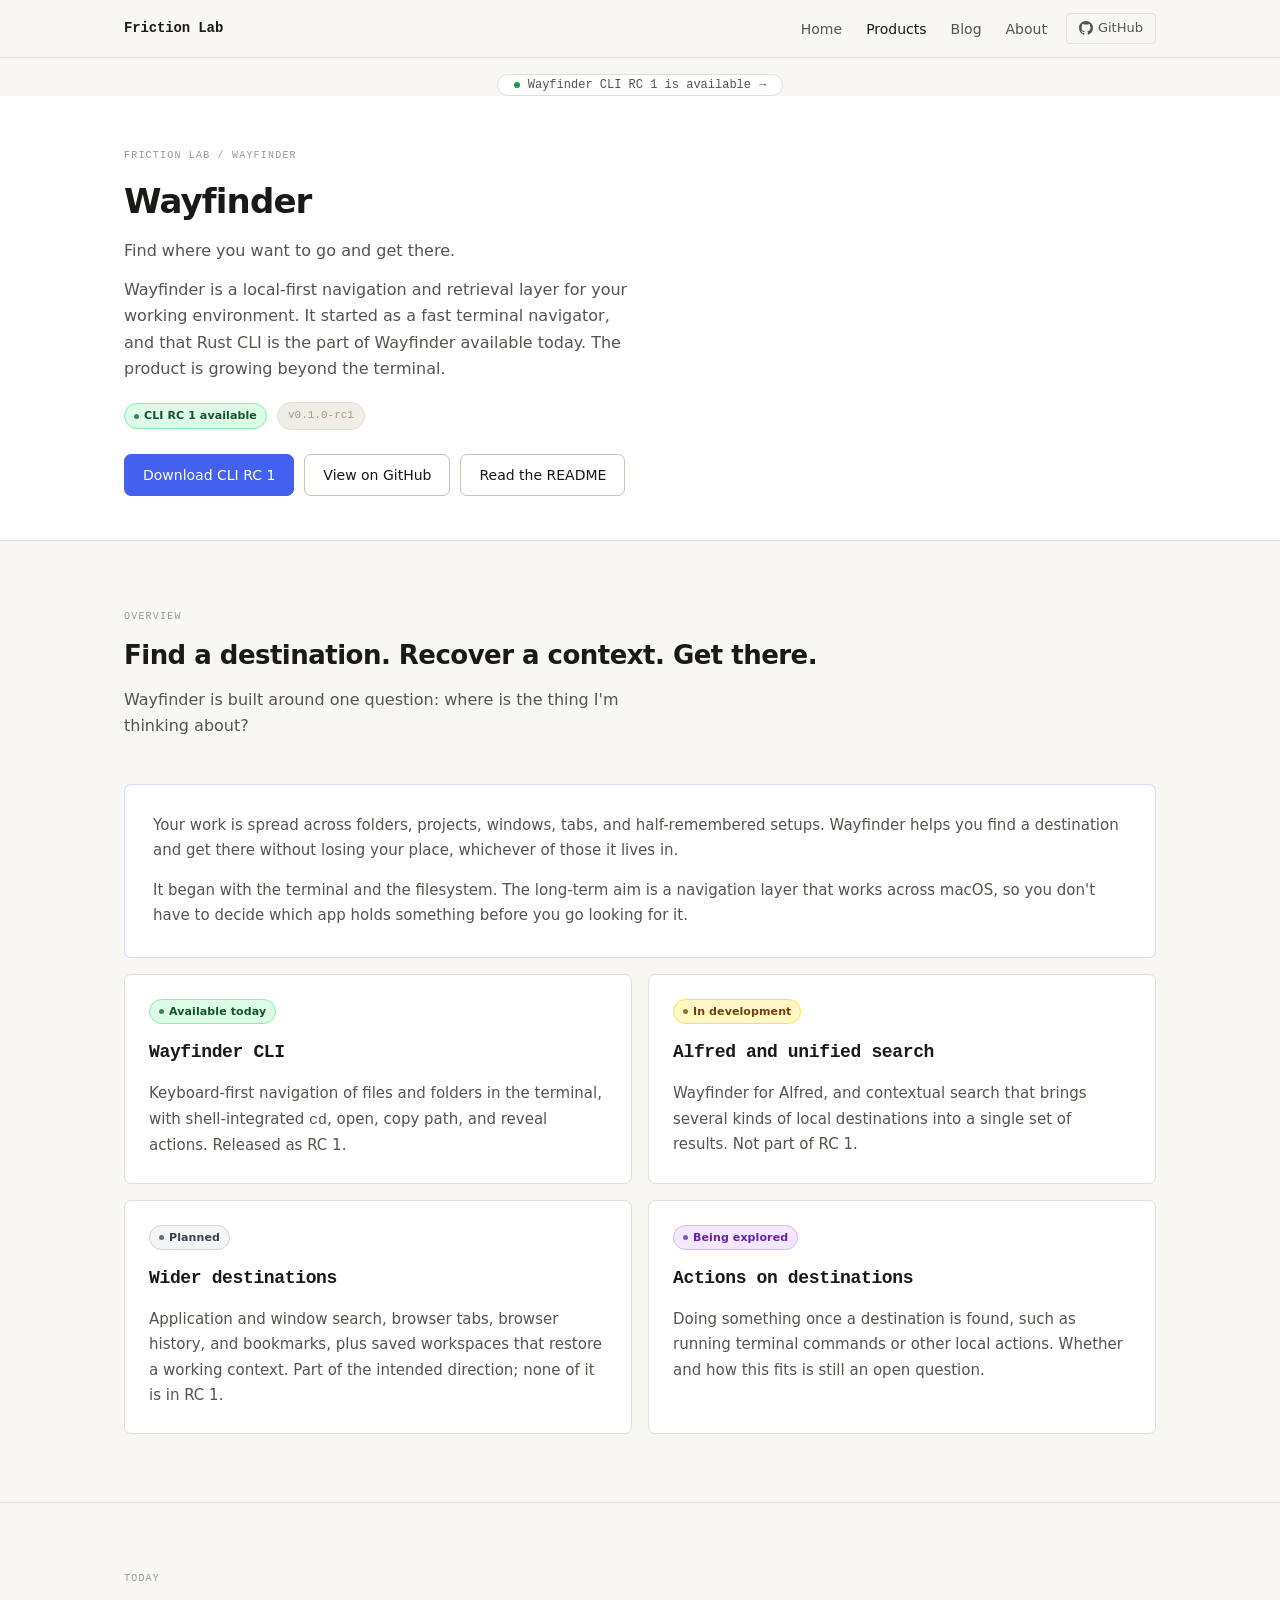
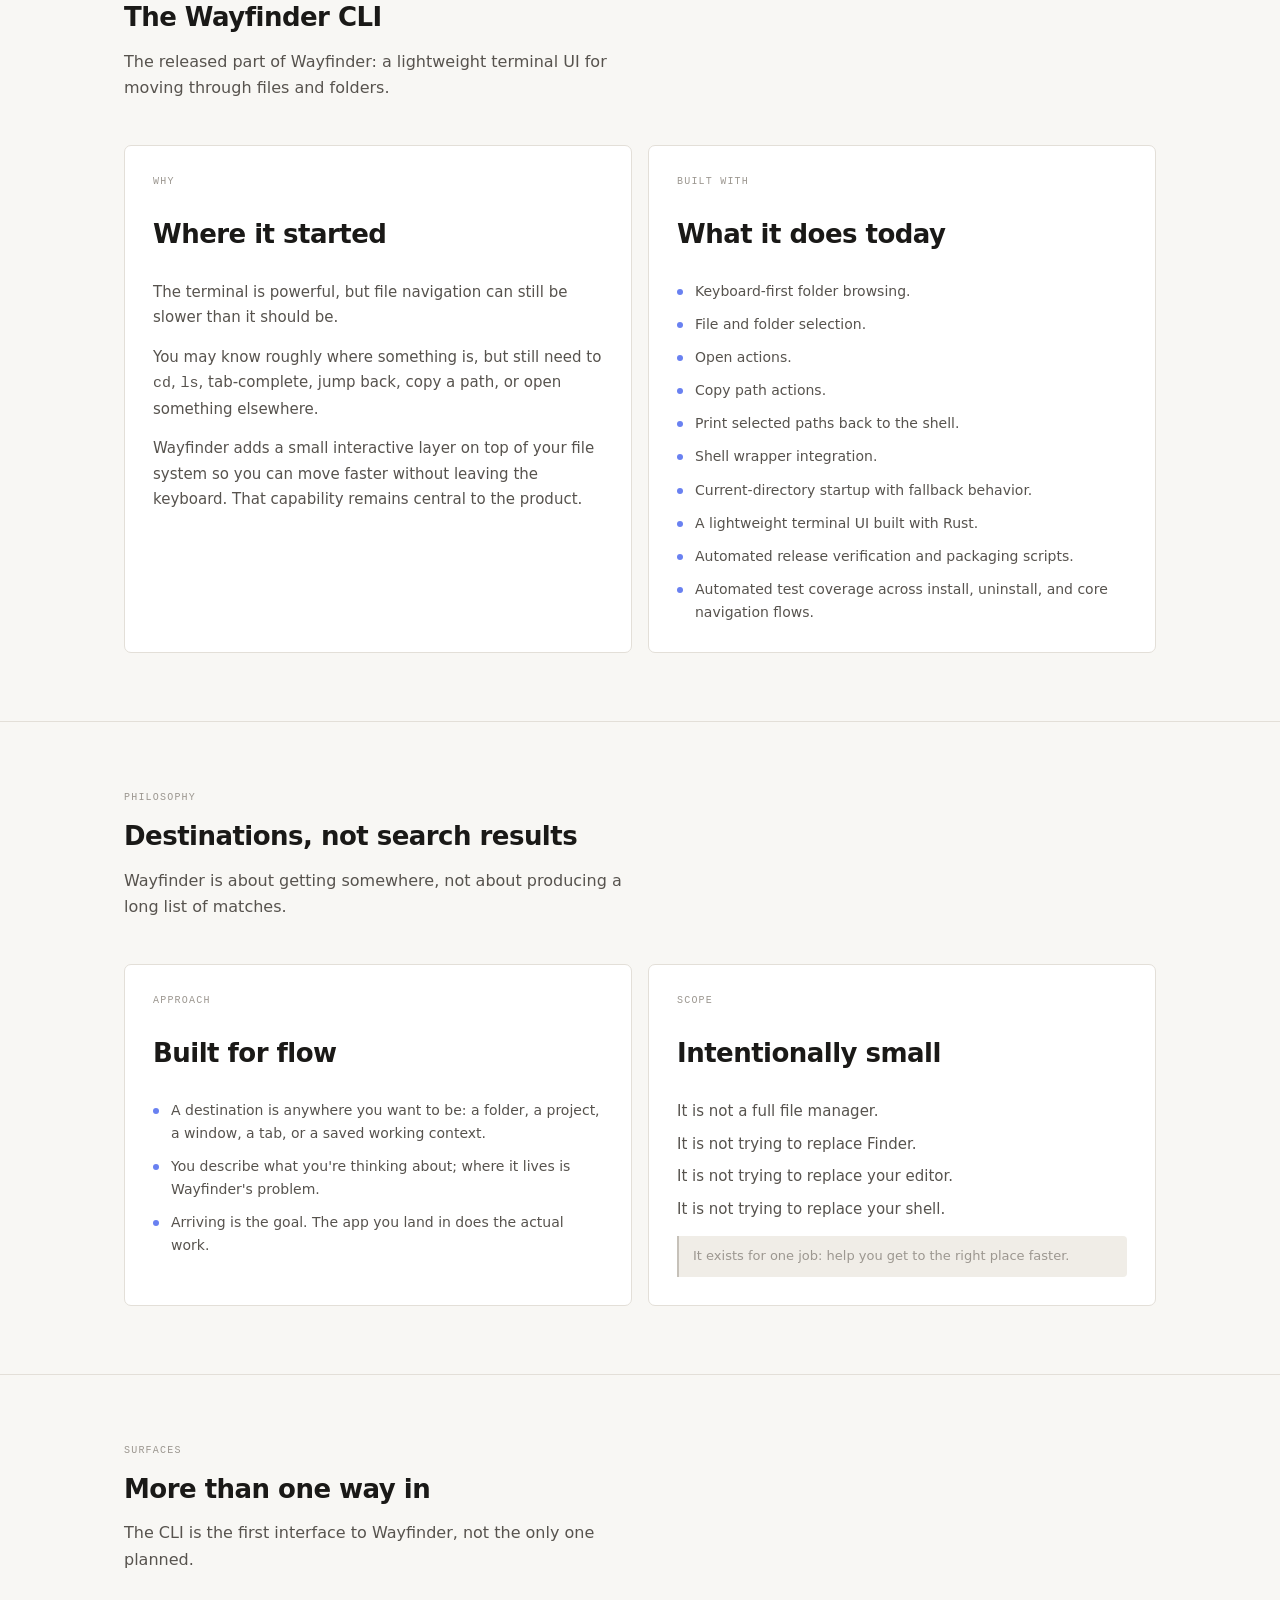
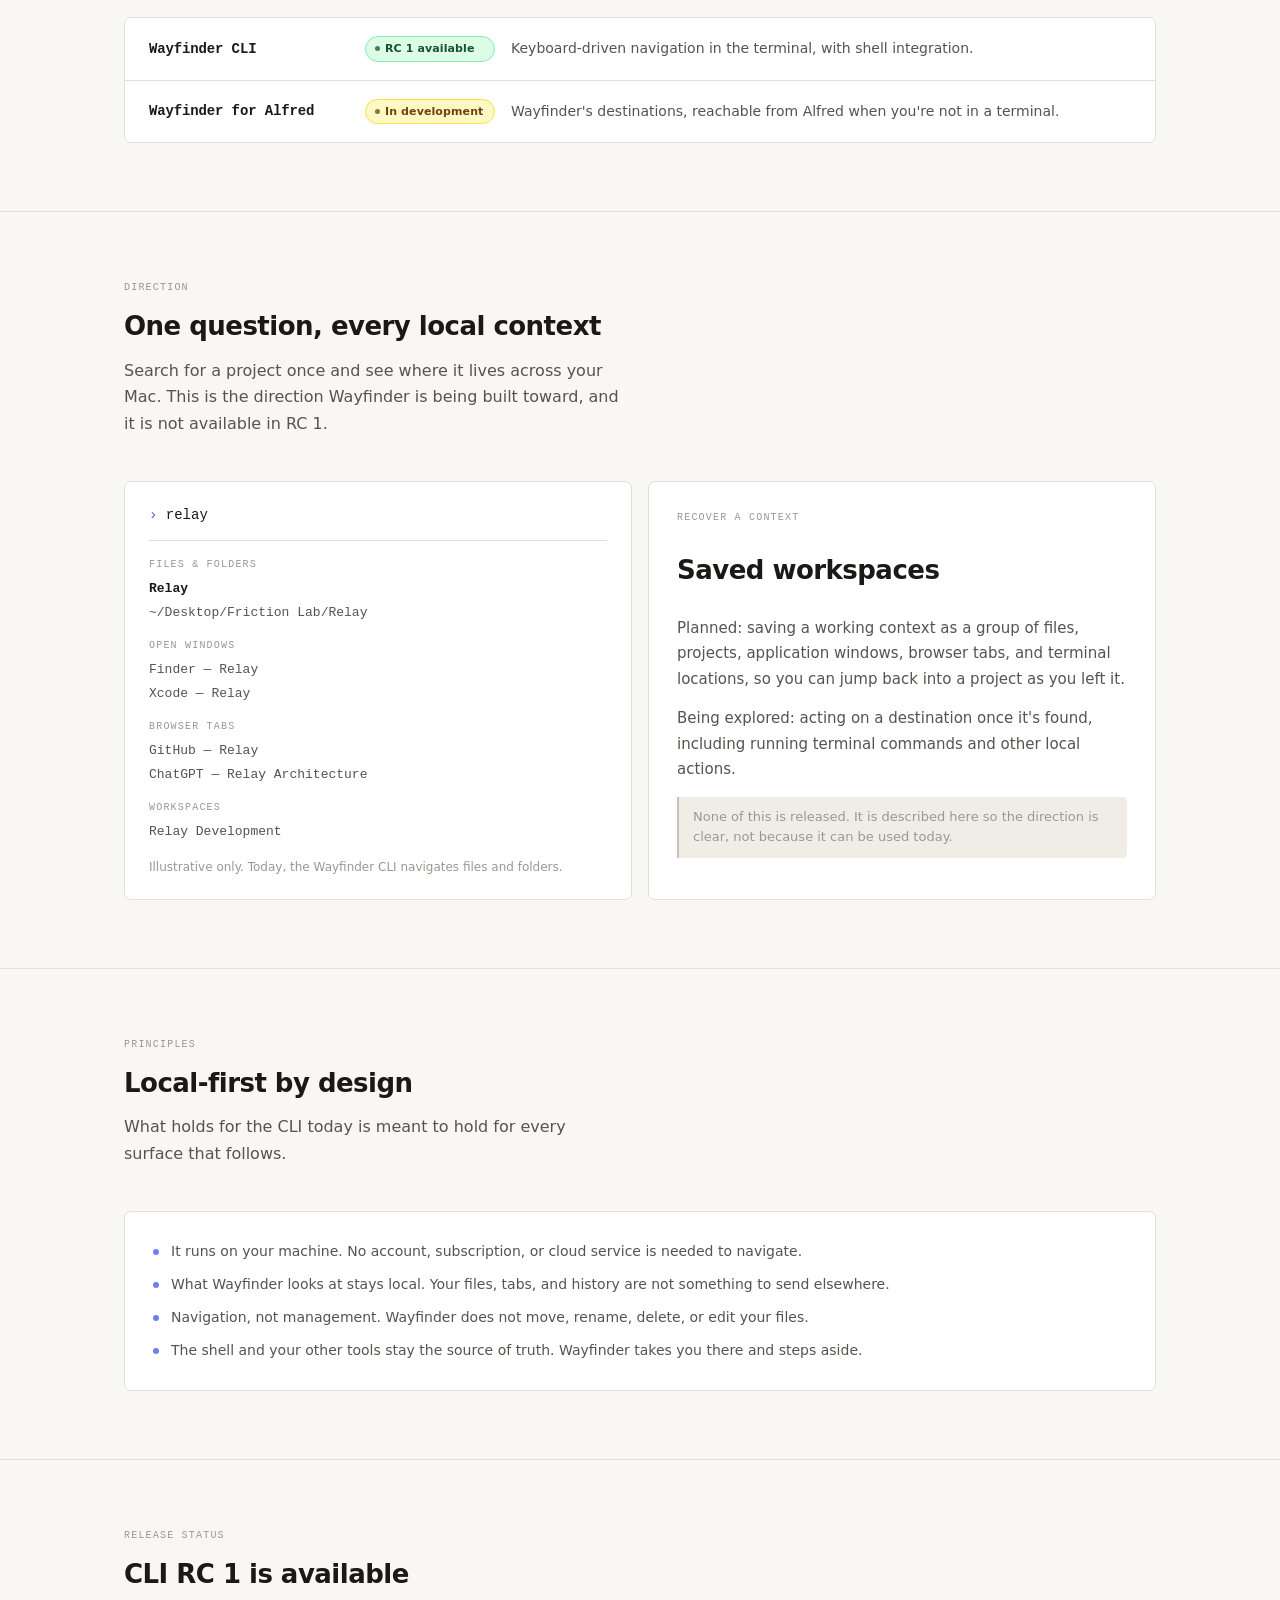
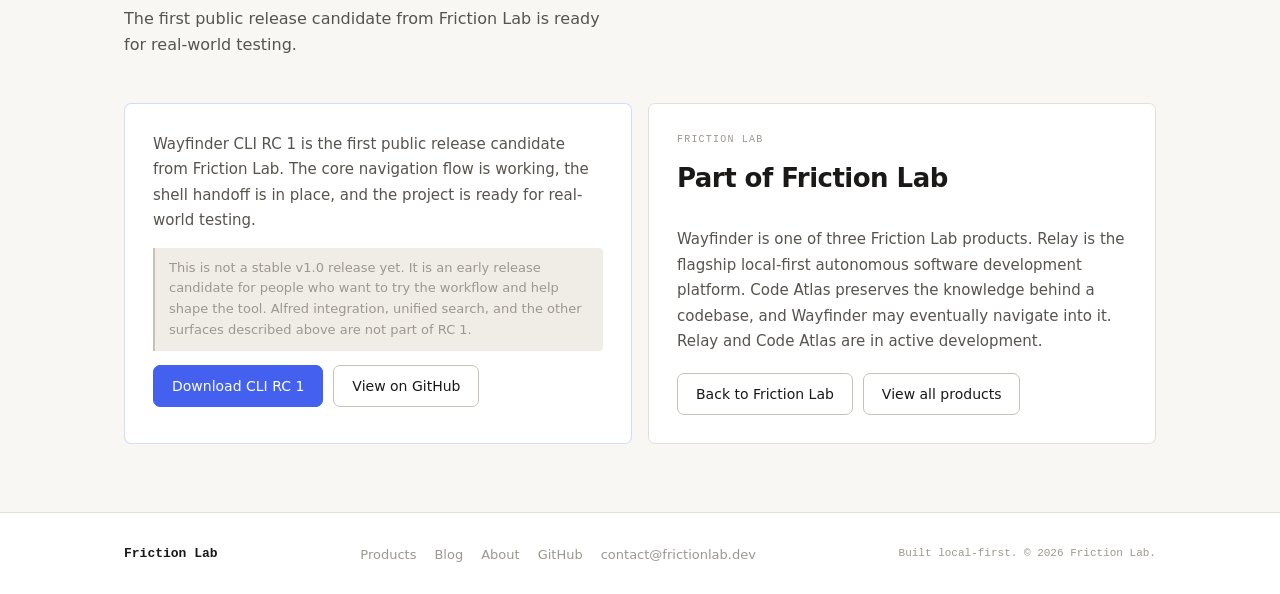
<file: products/wayfinder/index.html>
<!DOCTYPE html>
<html lang="en">
<head>
  <meta charset="UTF-8">
  <meta name="viewport" content="width=device-width, initial-scale=1.0">
  <meta name="description" content="Wayfinder by Friction Lab — local-first navigation for files, folders, and working contexts. The CLI is available now as RC 1; Alfred and unified search are in development.">
  <meta name="theme-color" content="#f8f7f4">
  <title>Wayfinder — Friction Lab</title>
  <link rel="icon" type="image/png" href="../../assets/img/favicon.png">
  <link rel="apple-touch-icon" href="../../assets/img/apple-touch-icon.png">
  <link rel="stylesheet" href="../../assets/css/styles.css">
</head>
<body>

  <nav class="site-nav" aria-label="Site navigation">
    <div class="container nav-inner">
      <a href="../../" class="nav-brand">Friction Lab</a>

      <button class="nav-toggle" id="nav-toggle" aria-expanded="false" aria-label="Open menu">&#9776;</button>

      <ul class="nav-links" id="nav-links" role="list">
        <li><a href="../../">Home</a></li>
        <li><a href="../../products/" class="active">Products</a></li>
        <li><a href="../../blog/">Blog</a></li>
        <li><a href="../../about/">About</a></li>
        <li>
          <a href="https://github.com/FrictionLab-Dev" class="nav-github" target="_blank" rel="noopener noreferrer">
            <svg width="14" height="14" viewBox="0 0 16 16" fill="currentColor" aria-hidden="true">
              <path d="M8 0C3.58 0 0 3.58 0 8c0 3.54 2.29 6.53 5.47 7.59.4.07.55-.17.55-.38 0-.19-.01-.82-.01-1.49-2.01.37-2.53-.49-2.69-.94-.09-.23-.48-.94-.82-1.13-.28-.15-.68-.52-.01-.53.63-.01 1.08.58 1.23.82.72 1.21 1.87.87 2.33.66.07-.52.28-.87.51-1.07-1.78-.2-3.64-.89-3.64-3.95 0-.87.31-1.59.82-2.15-.08-.2-.36-1.02.08-2.12 0 0 .67-.21 2.2.82.64-.18 1.32-.27 2-.27.68 0 1.36.09 2 .27 1.53-1.04 2.2-.82 2.2-.82.44 1.1.16 1.92.08 2.12.51.56.82 1.27.82 2.15 0 3.07-1.87 3.75-3.65 3.95.29.25.54.73.54 1.48 0 1.07-.01 1.93-.01 2.2 0 .21.15.46.55.38A8.013 8.013 0 0016 8c0-4.42-3.58-8-8-8z"/>
            </svg>
            GitHub
          </a>
        </li>
      </ul>
    </div>
  </nav>

  <div class="announce-strip" role="banner">
    <a href="https://github.com/FrictionLab-Dev/wayfinder/releases/tag/v0.1.0-rc1"
       class="announce-strip-inner"
       target="_blank" rel="noopener noreferrer">
      <span class="announce-dot" aria-hidden="true"></span>
      Wayfinder CLI RC 1 is available
      <span aria-hidden="true">→</span>
    </a>
  </div>

  <!-- ===== 1. What Wayfinder is ===== -->
  <header class="page-hero">
    <div class="container">
      <p class="page-eyebrow">Friction Lab / Wayfinder</p>
      <h1>Wayfinder</h1>
      <p class="page-hero-sub">
        Find where you want to go and get there.
      </p>
      <p class="page-hero-sub">
        Wayfinder is a local-first navigation and retrieval layer for your working environment.
        It started as a fast terminal navigator, and that Rust CLI is the part of Wayfinder
        available today. The product is growing beyond the terminal.
      </p>
      <div class="page-hero-meta">
        <span class="pill pill-rc">CLI RC 1 available</span>
        <span class="version-chip">v0.1.0-rc1</span>
      </div>
      <div class="page-hero-actions">
        <a href="https://github.com/FrictionLab-Dev/wayfinder/releases/tag/v0.1.0-rc1" class="btn btn-primary" target="_blank" rel="noopener noreferrer">Download CLI RC 1</a>
        <a href="https://github.com/FrictionLab-Dev/wayfinder" class="btn btn-secondary" target="_blank" rel="noopener noreferrer">View on GitHub</a>
        <a href="https://github.com/FrictionLab-Dev/wayfinder#readme" class="btn btn-secondary" target="_blank" rel="noopener noreferrer">Read the README</a>
      </div>
    </div>
  </header>

  <main>
    <section class="section">
      <div class="container">
        <p class="section-label">Overview</p>
        <h2 class="section-title">Find a destination. Recover a context. Get there.</h2>
        <p class="section-sub">Wayfinder is built around one question: where is the thing I'm thinking about?</p>

        <article class="product-detail-card featured">
          <p class="product-detail-desc">
            Your work is spread across folders, projects, windows, tabs, and half-remembered setups.
            Wayfinder helps you find a destination and get there without losing your place, whichever
            of those it lives in.
          </p>
          <p class="product-detail-desc">
            It began with the terminal and the filesystem. The long-term aim is a navigation layer
            that works across macOS, so you don't have to decide which app holds something before
            you go looking for it.
          </p>
        </article>

        <div class="status-grid" style="margin-top:16px;">
          <article class="product-detail-card">
            <span class="pill pill-rc">Available today</span>
            <h3 class="product-detail-name">Wayfinder CLI</h3>
            <p class="product-detail-desc">
              Keyboard-first navigation of files and folders in the terminal, with shell-integrated
              <span class="mono">cd</span>, open, copy path, and reveal actions. Released as RC 1.
            </p>
          </article>

          <article class="product-detail-card">
            <span class="pill pill-dev">In development</span>
            <h3 class="product-detail-name">Alfred and unified search</h3>
            <p class="product-detail-desc">
              Wayfinder for Alfred, and contextual search that brings several kinds of local
              destinations into a single set of results. Not part of RC 1.
            </p>
          </article>

          <article class="product-detail-card">
            <span class="pill pill-planned">Planned</span>
            <h3 class="product-detail-name">Wider destinations</h3>
            <p class="product-detail-desc">
              Application and window search, browser tabs, browser history, and bookmarks, plus
              saved workspaces that restore a working context. Part of the intended direction;
              none of it is in RC 1.
            </p>
          </article>

          <article class="product-detail-card">
            <span class="pill pill-exp">Being explored</span>
            <h3 class="product-detail-name">Actions on destinations</h3>
            <p class="product-detail-desc">
              Doing something once a destination is found, such as running terminal commands or
              other local actions. Whether and how this fits is still an open question.
            </p>
          </article>
        </div>
      </div>
    </section>

    <!-- ===== 2. What exists today — CLI ===== -->
    <section class="section">
      <div class="container">
        <p class="section-label">Today</p>
        <h2 class="section-title">The Wayfinder CLI</h2>
        <p class="section-sub">The released part of Wayfinder: a lightweight terminal UI for moving through files and folders.</p>

        <div class="detail-grid">
          <article class="product-detail-card">
            <p class="section-label">Why</p>
            <h2 class="section-title">Where it started</h2>
            <p class="product-detail-desc">
              The terminal is powerful, but file navigation can still be slower than it should be.
            </p>
            <p class="product-detail-desc">
              You may know roughly where something is, but still need to <span class="mono">cd</span>,
              <span class="mono">ls</span>, tab-complete, jump back, copy a path, or open something elsewhere.
            </p>
            <p class="product-detail-desc">
              Wayfinder adds a small interactive layer on top of your file system so you can move faster without leaving the keyboard.
              That capability remains central to the product.
            </p>
          </article>

          <article class="product-detail-card">
            <p class="section-label">Built with</p>
            <h2 class="section-title">What it does today</h2>
            <ul class="detail-list" role="list">
              <li>Keyboard-first folder browsing.</li>
              <li>File and folder selection.</li>
              <li>Open actions.</li>
              <li>Copy path actions.</li>
              <li>Print selected paths back to the shell.</li>
              <li>Shell wrapper integration.</li>
              <li>Current-directory startup with fallback behavior.</li>
              <li>A lightweight terminal UI built with Rust.</li>
              <li>Automated release verification and packaging scripts.</li>
              <li>Automated test coverage across install, uninstall, and core navigation flows.</li>
            </ul>
          </article>
        </div>
      </div>
    </section>

    <!-- ===== 3. Navigation philosophy ===== -->
    <section class="section">
      <div class="container">
        <p class="section-label">Philosophy</p>
        <h2 class="section-title">Destinations, not search results</h2>
        <p class="section-sub">Wayfinder is about getting somewhere, not about producing a long list of matches.</p>

        <div class="detail-grid">
          <article class="product-detail-card">
            <p class="section-label">Approach</p>
            <h2 class="section-title">Built for flow</h2>
            <ul class="detail-list" role="list">
              <li>A destination is anywhere you want to be: a folder, a project, a window, a tab, or a saved working context.</li>
              <li>You describe what you're thinking about; where it lives is Wayfinder's problem.</li>
              <li>Arriving is the goal. The app you land in does the actual work.</li>
            </ul>
          </article>

          <article class="product-detail-card">
            <p class="section-label">Scope</p>
            <h2 class="section-title">Intentionally small</h2>
            <ul class="statement-list" role="list">
              <li>It is not a full file manager.</li>
              <li>It is not trying to replace Finder.</li>
              <li>It is not trying to replace your editor.</li>
              <li>It is not trying to replace your shell.</li>
            </ul>
            <p class="product-detail-note">
              It exists for one job: help you get to the right place faster.
            </p>
          </article>
        </div>
      </div>
    </section>

    <!-- ===== 4. Expanding surfaces ===== -->
    <section class="section">
      <div class="container">
        <p class="section-label">Surfaces</p>
        <h2 class="section-title">More than one way in</h2>
        <p class="section-sub">The CLI is the first interface to Wayfinder, not the only one planned.</p>

        <div class="surface-list">
          <div class="surface-row">
            <span class="surface-name">Wayfinder CLI</span>
            <span class="pill pill-rc">RC 1 available</span>
            <p class="surface-desc">Keyboard-driven navigation in the terminal, with shell integration.</p>
          </div>
          <div class="surface-row">
            <span class="surface-name">Wayfinder for Alfred</span>
            <span class="pill pill-dev">In development</span>
            <p class="surface-desc">Wayfinder's destinations, reachable from Alfred when you're not in a terminal.</p>
          </div>
        </div>
      </div>
    </section>

    <!-- ===== 5. Contextual / unified search direction ===== -->
    <section class="section">
      <div class="container">
        <p class="section-label">Direction</p>
        <h2 class="section-title">One question, every local context</h2>
        <p class="section-sub">Search for a project once and see where it lives across your Mac. This is the direction Wayfinder is being built toward, and it is not available in RC 1.</p>

        <div class="detail-grid">
          <figure class="result-preview" aria-label="Illustrative example of future Wayfinder results for the query relay">
            <p class="result-query">relay</p>

            <div class="result-group">
              <p class="result-group-label">Files &amp; folders</p>
              <ul role="list">
                <li><strong>Relay</strong></li>
                <li>~/Desktop/Friction Lab/Relay</li>
              </ul>
            </div>

            <div class="result-group">
              <p class="result-group-label">Open windows</p>
              <ul role="list">
                <li>Finder — Relay</li>
                <li>Xcode — Relay</li>
              </ul>
            </div>

            <div class="result-group">
              <p class="result-group-label">Browser tabs</p>
              <ul role="list">
                <li>GitHub — Relay</li>
                <li>ChatGPT — Relay Architecture</li>
              </ul>
            </div>

            <div class="result-group">
              <p class="result-group-label">Workspaces</p>
              <ul role="list">
                <li>Relay Development</li>
              </ul>
            </div>

            <figcaption class="result-caption">Illustrative only. Today, the Wayfinder CLI navigates files and folders.</figcaption>
          </figure>

          <article class="product-detail-card">
            <p class="section-label">Recover a context</p>
            <h2 class="section-title">Saved workspaces</h2>
            <p class="product-detail-desc">
              Planned: saving a working context as a group of files, projects, application
              windows, browser tabs, and terminal locations, so you can jump back into a project
              as you left it.
            </p>
            <p class="product-detail-desc">
              Being explored: acting on a destination once it's found, including running
              terminal commands and other local actions.
            </p>
            <p class="product-detail-note">
              None of this is released. It is described here so the direction is clear, not
              because it can be used today.
            </p>
          </article>
        </div>
      </div>
    </section>

    <!-- ===== 6. Local-first principles ===== -->
    <section class="section">
      <div class="container">
        <p class="section-label">Principles</p>
        <h2 class="section-title">Local-first by design</h2>
        <p class="section-sub">What holds for the CLI today is meant to hold for every surface that follows.</p>

        <article class="product-detail-card">
          <ul class="detail-list" role="list">
            <li>It runs on your machine. No account, subscription, or cloud service is needed to navigate.</li>
            <li>What Wayfinder looks at stays local. Your files, tabs, and history are not something to send elsewhere.</li>
            <li>Navigation, not management. Wayfinder does not move, rename, delete, or edit your files.</li>
            <li>The shell and your other tools stay the source of truth. Wayfinder takes you there and steps aside.</li>
          </ul>
        </article>
      </div>
    </section>

    <!-- ===== 7. Download / GitHub / release status ===== -->
    <section class="section">
      <div class="container">
        <p class="section-label">Release status</p>
        <h2 class="section-title">CLI RC 1 is available</h2>
        <p class="section-sub">The first public release candidate from Friction Lab is ready for real-world testing.</p>

        <div class="detail-grid">
          <article class="product-detail-card featured">
            <p class="product-detail-desc">
              Wayfinder CLI RC 1 is the first public release candidate from Friction Lab.
              The core navigation flow is working, the shell handoff is in place, and the project is ready for real-world testing.
            </p>
            <p class="product-detail-note">
              This is not a stable v1.0 release yet. It is an early release candidate for people who want to try the workflow and help shape the tool.
              Alfred integration, unified search, and the other surfaces described above are not part of RC 1.
            </p>
            <div class="cta-row">
              <a href="https://github.com/FrictionLab-Dev/wayfinder/releases/tag/v0.1.0-rc1" class="btn btn-primary" target="_blank" rel="noopener noreferrer">Download CLI RC 1</a>
              <a href="https://github.com/FrictionLab-Dev/wayfinder" class="btn btn-secondary" target="_blank" rel="noopener noreferrer">View on GitHub</a>
            </div>
          </article>

          <article class="product-detail-card cta-card">
            <div>
              <p class="section-label">Friction Lab</p>
              <h2 class="section-title">Part of Friction Lab</h2>
            </div>
            <p class="product-detail-desc">
              Wayfinder is one of three Friction Lab products. Relay is the flagship local-first autonomous
              software development platform. Code Atlas preserves the knowledge behind a codebase, and
              Wayfinder may eventually navigate into it. Relay and Code Atlas are in active development.
            </p>
            <div class="cta-row">
              <a href="../../" class="btn btn-secondary">Back to Friction Lab</a>
              <a href="../../products/" class="btn btn-secondary">View all products</a>
            </div>
          </article>
        </div>
      </div>
    </section>
  </main>

  <footer class="site-footer">
    <div class="container footer-inner">
      <span class="footer-brand">Friction Lab</span>
      <ul class="footer-links" role="list">
        <li><a href="../../products/">Products</a></li>
        <li><a href="../../blog/">Blog</a></li>
        <li><a href="../../about/">About</a></li>
        <li><a href="https://github.com/FrictionLab-Dev" target="_blank" rel="noopener noreferrer">GitHub</a></li>
        <li><a href="mailto:contact@frictionlab.dev">contact@frictionlab.dev</a></li>
      </ul>
      <p class="footer-meta">Built local-first. &copy; 2026 Friction Lab.</p>
    </div>
  </footer>

  <script src="../../assets/js/main.js"></script>
</body>
</html>
</file>
<file: assets/css/styles.css>
/* =========================================
   Friction Lab — styles.css
   Shared stylesheet for frictionlab.dev
   ========================================= */

:root {
  /* Surfaces */
  --bg:           #f8f7f4;
  --surface:      #ffffff;
  --surface-alt:  #f0ede7;

  /* Borders */
  --border:       #e3dfd8;
  --border-strong:#c6c1b9;

  /* Text */
  --text-primary:   #1a1917;
  --text-secondary: #57534e;
  --text-muted:     #9c9790;

  /* Accent */
  --accent:        #4361ee;
  --accent-hover:  #3451d4;
  --accent-subtle: #eef0fd;
  --accent-border: rgba(67, 97, 238, 0.22);

  /* Grid overlay */
  --grid-line: rgba(67, 97, 238, 0.065);

  /* Status — Released RC */
  --rc-bg:     #dcfce7;
  --rc-text:   #14532d;
  --rc-border: #86efac;

  /* Status — In development */
  --dev-bg:     #fef9c3;
  --dev-text:   #713f12;
  --dev-border: #fde047;

  /* Status — Planned */
  --planned-bg:     #f3f4f6;
  --planned-text:   #374151;
  --planned-border: #d1d5db;

  /* Status — Experimental */
  --exp-bg:     #f3e8ff;
  --exp-text:   #6b21a8;
  --exp-border: #d8b4fe;

  /* Typography */
  --font-sans: -apple-system, BlinkMacSystemFont, 'Segoe UI', system-ui, sans-serif;
  --font-mono: 'SF Mono', 'Fira Code', 'Cascadia Code', Menlo, monospace;

  /* Shape */
  --radius:    7px;
  --radius-sm: 4px;

  /* Layout */
  --max-w:  1080px;
  --nav-h:  58px;
}

/* ---- Reset ---- */
*, *::before, *::after { box-sizing: border-box; margin: 0; padding: 0; }
html { scroll-behavior: smooth; }
body {
  font-family: var(--font-sans);
  font-size: 16px;
  line-height: 1.6;
  color: var(--text-primary);
  background: var(--bg);
  -webkit-font-smoothing: antialiased;
  display: flex;
  flex-direction: column;
  min-height: 100vh;
}
main  { flex: 1 0 auto; }
img   { max-width: 100%; display: block; }
ul    { list-style: none; }
a     { color: var(--accent); text-decoration: none; }
a:hover { text-decoration: underline; }

/* ---- Container ---- */
.container {
  max-width: var(--max-w);
  margin: 0 auto;
  padding: 0 24px;
}

/* ==================
   Navigation
   ================== */
.site-nav {
  height: var(--nav-h);
  background: rgba(248, 247, 244, 0.94);
  backdrop-filter: blur(10px);
  -webkit-backdrop-filter: blur(10px);
  border-bottom: 1px solid var(--border);
  position: sticky;
  top: 0;
  z-index: 200;
}
.nav-inner {
  display: flex;
  align-items: center;
  justify-content: space-between;
  height: 100%;
}

.nav-brand {
  font-family: var(--font-mono);
  font-size: 14px;
  font-weight: 600;
  color: var(--text-primary);
  letter-spacing: -0.01em;
  flex-shrink: 0;
}
.nav-brand:hover { text-decoration: none; color: var(--accent); }

.nav-links {
  display: flex;
  align-items: center;
  gap: 2px;
}
.nav-links a {
  font-size: 14px;
  color: var(--text-secondary);
  padding: 5px 11px;
  border-radius: var(--radius-sm);
  transition: color 0.12s, background 0.12s;
}
.nav-links a:hover {
  color: var(--text-primary);
  background: var(--surface-alt);
  text-decoration: none;
}
.nav-links a.active {
  color: var(--text-primary);
  font-weight: 500;
}
.nav-github {
  display: inline-flex !important;
  align-items: center;
  gap: 5px;
  border: 1px solid var(--border) !important;
  border-radius: var(--radius-sm) !important;
  padding: 4px 12px !important;
  font-size: 13px !important;
  margin-left: 6px;
  transition: border-color 0.12s;
}
.nav-github:hover { border-color: var(--border-strong) !important; }
.nav-github svg  { flex-shrink: 0; }

.nav-toggle {
  display: none;
  background: none;
  border: 1px solid var(--border);
  border-radius: var(--radius-sm);
  cursor: pointer;
  padding: 6px 9px;
  color: var(--text-primary);
  line-height: 1;
}

/* ==================
   Announcement Strip
   ================== */
.announce-strip {
  background: transparent;
  padding: 12px 0 0;
  text-align: center;
}
.announce-strip-inner {
  display: inline-flex;
  align-items: center;
  gap: 8px;
  font-family: var(--font-mono);
  font-size: 12px;
  color: var(--text-secondary);
  padding: 4px 16px;
  border: 1px solid var(--border);
  border-radius: 20px;
  background: var(--surface);
  text-decoration: none;
  transition: border-color 0.13s, color 0.13s, background 0.13s;
  line-height: 1;
}
.announce-strip-inner:hover {
  border-color: rgba(67, 97, 238, 0.35);
  background: var(--accent-subtle);
  color: var(--accent);
  text-decoration: none;
}
.announce-dot {
  display: inline-block;
  width: 6px;
  height: 6px;
  border-radius: 50%;
  background: #16a34a;
  flex-shrink: 0;
}

/* ==================
   Hero
   ================== */
.hero {
  padding: 96px 0 80px;
  position: relative;
  overflow: hidden;
  border-bottom: 1px solid var(--border);
}

/* Blueprint grid */
.hero::before {
  content: '';
  position: absolute;
  inset: 0;
  background-image:
    linear-gradient(var(--grid-line) 1px, transparent 1px),
    linear-gradient(90deg, var(--grid-line) 1px, transparent 1px);
  background-size: 44px 44px;
  mask-image: radial-gradient(ellipse 85% 100% at 50% 0%, black 25%, transparent 100%);
  -webkit-mask-image: radial-gradient(ellipse 85% 100% at 50% 0%, black 25%, transparent 100%);
  pointer-events: none;
}

/* Corner bracket decorations */
.hero-corner {
  position: absolute;
  pointer-events: none;
  width: 18px;
  height: 18px;
  border-color: rgba(67, 97, 238, 0.18);
  border-style: solid;
}
.hero-corner.tl { top: 18px; left: 18px; border-width: 1px 0 0 1px; }
.hero-corner.tr { top: 18px; right: 18px; border-width: 1px 1px 0 0; }
.hero-corner.bl { bottom: 18px; left: 18px; border-width: 0 0 1px 1px; }
.hero-corner.br { bottom: 18px; right: 18px; border-width: 0 1px 1px 0; }

/* Background workflow-node diagram */
.hero-bg-diagram {
  position: absolute;
  inset: 0;
  width: 100%;
  height: 100%;
  color: var(--accent);
  opacity: 0.08;
  pointer-events: none;
  z-index: 0;
}

/* Side ruler tick marks */
.hero-ruler-left,
.hero-ruler-right {
  position: absolute;
  top: 0;
  bottom: 0;
  width: 0;
  pointer-events: none;
  z-index: 0;
}
.hero-ruler-left  { left: 12px; }
.hero-ruler-right { right: 12px; }

.hero-ruler-left::before,
.hero-ruler-right::before {
  content: '';
  position: absolute;
  top: 0;
  bottom: 0;
  width: 1px;
  background: rgba(67, 97, 238, 0.09);
}
.hero-ruler-left::before  { left: 0; }
.hero-ruler-right::before { right: 0; }

.hero-ruler-left::after,
.hero-ruler-right::after {
  content: '';
  position: absolute;
  top: 0;
  bottom: 0;
  width: 6px;
  background-image: repeating-linear-gradient(
    to bottom,
    transparent 0px,
    transparent 17px,
    rgba(67, 97, 238, 0.13) 17px,
    rgba(67, 97, 238, 0.13) 18px
  );
}
.hero-ruler-left::after  { left: 1px; }
.hero-ruler-right::after { right: 1px; }

/* Engineering label decorations */
.hero-dec {
  position: absolute;
  pointer-events: none;
  font-family: var(--font-mono);
  font-size: 10px;
  color: rgba(67, 97, 238, 0.28);
  letter-spacing: 0.06em;
  user-select: none;
}
.hero-dec.top-left  { top: 28px; left: 40px; }
.hero-dec.top-right { top: 28px; right: 40px; }

.hero-inner {
  position: relative;
  z-index: 1;
  text-align: center;
  max-width: 700px;
  margin: 0 auto;
}
.hero-eyebrow {
  display: inline-block;
  font-family: var(--font-mono);
  font-size: 11px;
  letter-spacing: 0.1em;
  text-transform: uppercase;
  color: var(--accent);
  background: var(--accent-subtle);
  border: 1px solid var(--accent-border);
  border-radius: 20px;
  padding: 4px 14px;
  margin-bottom: 26px;
}
.hero h1 {
  font-size: clamp(30px, 4.6vw, 50px);
  font-weight: 700;
  letter-spacing: -0.03em;
  line-height: 1.11;
  color: var(--text-primary);
  margin-bottom: 20px;
}
.hero-sub {
  font-size: 17px;
  line-height: 1.7;
  color: var(--text-secondary);
  max-width: 540px;
  margin: 0 auto 18px;
}
.hero-tagline {
  font-size: 20px;
  line-height: 1.45;
  color: var(--text-primary);
  max-width: 620px;
  margin: 0 auto 18px;
  letter-spacing: -0.02em;
}
.hero-note {
  font-size: 15px;
  line-height: 1.7;
  color: var(--text-secondary);
  max-width: 560px;
  margin: 0 auto 36px;
}
.hero-actions {
  display: flex;
  gap: 10px;
  justify-content: center;
  flex-wrap: wrap;
}

/* ==================
   Buttons
   ================== */
.btn {
  display: inline-flex;
  align-items: center;
  gap: 6px;
  padding: 9px 18px;
  border-radius: var(--radius);
  font-size: 14px;
  font-weight: 500;
  cursor: pointer;
  transition: background 0.12s, border-color 0.12s, color 0.12s;
  text-decoration: none;
  border: 1px solid transparent;
}
.btn:hover { text-decoration: none; }
.btn-primary {
  background: var(--accent);
  color: #fff;
  border-color: var(--accent);
}
.btn-primary:hover { background: var(--accent-hover); border-color: var(--accent-hover); }
.btn-secondary {
  background: var(--surface);
  color: var(--text-primary);
  border-color: var(--border-strong);
}
.btn-secondary:hover { background: var(--surface-alt); }

/* ==================
   Sections
   ================== */
.section { padding: 68px 0; }
.section + .section { border-top: 1px solid var(--border); }

.section-label {
  font-family: var(--font-mono);
  font-size: 10px;
  letter-spacing: 0.12em;
  text-transform: uppercase;
  color: var(--text-muted);
  margin-bottom: 10px;
}
.section-title {
  font-size: 26px;
  font-weight: 700;
  letter-spacing: -0.02em;
  color: var(--text-primary);
  margin-bottom: 10px;
}
.section-sub {
  font-size: 16px;
  color: var(--text-secondary);
  max-width: 500px;
  margin-bottom: 44px;
  line-height: 1.65;
}

/* ==================
   Status Pills
   ================== */
.pill {
  display: inline-flex;
  align-items: center;
  gap: 5px;
  font-size: 11px;
  font-weight: 600;
  letter-spacing: 0.01em;
  padding: 3px 9px;
  border-radius: 20px;
  white-space: nowrap;
  flex-shrink: 0;
}
.pill::before {
  content: '';
  width: 5px;
  height: 5px;
  border-radius: 50%;
  background: currentColor;
  opacity: 0.75;
}
.pill-rc      { background: var(--rc-bg);      color: var(--rc-text);      border: 1px solid var(--rc-border); }
.pill-dev     { background: var(--dev-bg);     color: var(--dev-text);     border: 1px solid var(--dev-border); }
.pill-planned { background: var(--planned-bg); color: var(--planned-text); border: 1px solid var(--planned-border); }
.pill-exp     { background: var(--exp-bg);     color: var(--exp-text);     border: 1px solid var(--exp-border); }

/* ==================
   Principle Cards
   ================== */
.principles-grid {
  display: grid;
  grid-template-columns: repeat(3, 1fr);
  gap: 18px;
}
.principle-card {
  background: var(--surface);
  border: 1px solid var(--border);
  border-radius: var(--radius);
  padding: 26px 22px;
}
.principle-icon {
  width: 34px;
  height: 34px;
  background: var(--accent-subtle);
  border: 1px solid var(--accent-border);
  border-radius: var(--radius-sm);
  margin-bottom: 16px;
  display: flex;
  align-items: center;
  justify-content: center;
  color: var(--accent);
}
.principle-title {
  font-size: 15px;
  font-weight: 600;
  color: var(--text-primary);
  letter-spacing: -0.01em;
  margin-bottom: 7px;
}
.principle-desc {
  font-size: 14px;
  line-height: 1.65;
  color: var(--text-secondary);
}

/* ==================
   Product Cards (home)
   ================== */
.product-grid {
  display: grid;
  grid-template-columns: repeat(2, 1fr);
  gap: 16px;
}
.product-card {
  background: var(--surface);
  border: 1px solid var(--border);
  border-radius: var(--radius);
  padding: 22px;
  display: flex;
  flex-direction: column;
  gap: 13px;
  transition: border-color 0.12s;
}
.product-card:hover { border-color: var(--border-strong); }
a.product-card, a.product-card:hover { text-decoration: none; color: inherit; }

/* Featured (released) card gets a subtle accent tint */
.product-card.featured {
  border-color: var(--accent-border);
}
.product-card.featured:hover { border-color: rgba(67, 97, 238, 0.36); }

.product-card.span-full { grid-column: 1 / -1; }

.product-role {
  font-family: var(--font-mono);
  font-size: 10px;
  letter-spacing: 0.12em;
  text-transform: uppercase;
  color: var(--text-muted);
  margin-bottom: -5px;
}
.section-more { margin-top: 22px; }

.card-head {
  display: flex;
  align-items: flex-start;
  justify-content: space-between;
  gap: 10px;
}
.product-name {
  font-family: var(--font-mono);
  font-size: 15px;
  font-weight: 600;
  color: var(--text-primary);
  letter-spacing: -0.01em;
}
.product-desc {
  font-size: 14px;
  line-height: 1.65;
  color: var(--text-secondary);
  flex: 1;
}
.product-note {
  font-size: 12px;
  color: var(--text-muted);
  padding: 8px 10px;
  background: var(--surface-alt);
  border-left: 2px solid var(--border-strong);
  border-radius: 0 var(--radius-sm) var(--radius-sm) 0;
  line-height: 1.55;
}
.product-tags {
  display: flex;
  flex-wrap: wrap;
  gap: 5px;
}
.tag {
  font-family: var(--font-mono);
  font-size: 10px;
  color: #3a4a72;
  background: #eaecf9;
  border: 1px solid #c0cae8;
  border-radius: 3px;
  padding: 2px 7px;
}
.product-links {
  display: flex;
  gap: 14px;
  align-items: center;
  flex-wrap: wrap;
  margin-top: auto;
}
.product-link { font-size: 13px; color: var(--accent); font-weight: 500; }
.product-link:hover { color: var(--accent-hover); }
.product-link-muted { font-size: 12px; color: var(--text-muted); font-style: italic; }

/* ==================
   Toolchain Band
   ================== */
.toolchain-band {
  background: var(--surface);
  border-bottom: 1px solid var(--border);
  padding: 22px 0 26px;
}
.toolchain-label {
  font-family: var(--font-mono);
  font-size: 10px;
  letter-spacing: 0.12em;
  text-transform: uppercase;
  color: var(--text-muted);
  text-align: center;
  margin-bottom: 20px;
}
.toolchain-track {
  position: relative;
  overflow-x: auto;
  padding-bottom: 2px;
}
.toolchain-track-line {
  position: absolute;
  top: 9px;
  left: 8%;
  right: 8%;
  height: 1px;
  background: var(--border);
  pointer-events: none;
}
.toolchain-nodes {
  display: flex;
  justify-content: center;
  gap: 0;
  min-width: 480px;
  padding-top: 4px;
}
.toolchain-node {
  display: flex;
  flex-direction: column;
  align-items: center;
  gap: 8px;
  flex: 1;
  padding: 0 8px;
}
.tc-dot {
  width: 10px;
  height: 10px;
  border-radius: 50%;
  border: 1.5px solid var(--border-strong);
  background: var(--surface);
  position: relative;
  z-index: 1;
  flex-shrink: 0;
}
.toolchain-node.tc-released .tc-dot {
  border-color: var(--accent);
  background: var(--accent);
  box-shadow: 0 0 0 3px var(--accent-subtle);
}
.tc-name {
  font-family: var(--font-mono);
  font-size: 13px;
  font-weight: 600;
  color: var(--text-primary);
  letter-spacing: -0.01em;
}
.tc-type {
  font-family: var(--font-mono);
  font-size: 10px;
  color: var(--text-muted);
  letter-spacing: 0.03em;
}

/* ==================
   Products Page — Detail Cards
   ================== */
.product-detail-card {
  background: var(--surface);
  border: 1px solid var(--border);
  border-radius: var(--radius);
  padding: 28px;
  display: flex;
  flex-direction: column;
  gap: 14px;
  transition: border-color 0.12s;
}
.product-detail-card + .product-detail-card { margin-top: 16px; }
.product-detail-card:hover { border-color: var(--border-strong); }
.product-detail-card.featured { border-color: var(--accent-border); }
.product-detail-card.featured:hover { border-color: rgba(67, 97, 238, 0.38); }

.product-detail-head {
  display: flex;
  align-items: center;
  gap: 14px;
  flex-wrap: wrap;
}
.product-detail-name {
  font-family: var(--font-mono);
  font-size: 18px;
  font-weight: 600;
  color: var(--text-primary);
  letter-spacing: -0.02em;
}
.product-detail-desc {
  font-size: 15px;
  line-height: 1.7;
  color: var(--text-secondary);
}
.product-detail-note {
  font-size: 13px;
  color: var(--text-muted);
  padding: 10px 14px;
  background: var(--surface-alt);
  border-left: 2px solid var(--border-strong);
  border-radius: 0 var(--radius-sm) var(--radius-sm) 0;
  line-height: 1.6;
}

/* ==================
   Page Hero (inner pages)
   ================== */
.page-hero {
  padding: 52px 0 44px;
  border-bottom: 1px solid var(--border);
  background: var(--surface);
}
.page-eyebrow {
  font-family: var(--font-mono);
  font-size: 10px;
  letter-spacing: 0.12em;
  text-transform: uppercase;
  color: var(--text-muted);
  margin-bottom: 10px;
}
.page-hero h1 {
  font-size: 34px;
  font-weight: 700;
  letter-spacing: -0.025em;
  color: var(--text-primary);
  margin-bottom: 10px;
}
.page-hero-sub {
  font-size: 16px;
  color: var(--text-secondary);
  max-width: 520px;
  line-height: 1.65;
}
.page-hero-sub + .page-hero-sub {
  margin-top: 12px;
}
.page-hero-actions {
  display: flex;
  gap: 10px;
  flex-wrap: wrap;
  margin-top: 24px;
}
.page-hero-meta {
  display: flex;
  align-items: center;
  gap: 10px;
  flex-wrap: wrap;
  margin-top: 20px;
}
.version-chip {
  display: inline-flex;
  align-items: center;
  font-family: var(--font-mono);
  font-size: 11px;
  color: var(--text-muted);
  background: var(--surface-alt);
  border: 1px solid var(--border);
  border-radius: 20px;
  padding: 4px 10px;
}

/* ==================
   Detail Layout Helpers
   ================== */
.detail-grid {
  display: grid;
  grid-template-columns: repeat(2, minmax(0, 1fr));
  gap: 16px;
  align-items: stretch;
}
.detail-grid > .product-detail-card {
  height: 100%;
}
.detail-grid > .product-detail-card + .product-detail-card {
  margin-top: 0;
}
.detail-list {
  display: flex;
  flex-direction: column;
  gap: 10px;
}
.detail-list li {
  position: relative;
  padding-left: 18px;
  font-size: 14px;
  line-height: 1.65;
  color: var(--text-secondary);
}
.detail-list li::before {
  content: '';
  position: absolute;
  top: 9px;
  left: 0;
  width: 6px;
  height: 6px;
  border-radius: 50%;
  background: var(--accent);
  opacity: 0.8;
}
.statement-list {
  display: flex;
  flex-direction: column;
  gap: 8px;
}
.statement-list li {
  font-size: 15px;
  line-height: 1.65;
  color: var(--text-secondary);
}
.cta-card {
  display: flex;
  flex-direction: column;
  gap: 18px;
}
.cta-row {
  display: flex;
  gap: 10px;
  flex-wrap: wrap;
}

/* ==================
   Wayfinder — status, surfaces, result preview
   ================== */
.status-grid {
  display: grid;
  grid-template-columns: repeat(2, minmax(0, 1fr));
  gap: 16px;
  align-items: stretch;
}
.status-grid > .product-detail-card { height: 100%; padding: 24px; }
.status-grid > .product-detail-card + .product-detail-card { margin-top: 0; }
.status-grid .pill { align-self: flex-start; }

.surface-list {
  background: var(--surface);
  border: 1px solid var(--border);
  border-radius: var(--radius);
}
.surface-row {
  display: grid;
  grid-template-columns: 200px 130px 1fr;
  align-items: center;
  gap: 16px;
  padding: 18px 24px;
}
.surface-row + .surface-row { border-top: 1px solid var(--border); }
.surface-name {
  font-family: var(--font-mono);
  font-size: 14px;
  font-weight: 600;
  color: var(--text-primary);
  letter-spacing: -0.01em;
}
.surface-desc {
  font-size: 14px;
  line-height: 1.65;
  color: var(--text-secondary);
}

.result-preview {
  background: var(--surface);
  border: 1px solid var(--border);
  border-radius: var(--radius);
  padding: 22px 24px;
  display: flex;
  flex-direction: column;
  gap: 16px;
  font-family: var(--font-mono);
}
.result-query {
  font-size: 14px;
  color: var(--text-primary);
  padding-bottom: 14px;
  border-bottom: 1px solid var(--border);
}
.result-query::before { content: '\203A\00a0'; color: var(--accent); }
.result-group-label {
  font-size: 10px;
  letter-spacing: 0.12em;
  text-transform: uppercase;
  color: var(--text-muted);
  margin-bottom: 6px;
}
.result-group ul { display: flex; flex-direction: column; gap: 4px; }
.result-group li {
  font-size: 13px;
  line-height: 1.5;
  color: var(--text-secondary);
  overflow-wrap: anywhere;
}
.result-group li strong { color: var(--text-primary); font-weight: 600; }
.result-caption {
  font-family: var(--font-sans);
  font-size: 12px;
  color: var(--text-muted);
  line-height: 1.55;
}

/* ==================
   Blog
   ================== */
.blog-list { display: flex; flex-direction: column; }
.blog-item {
  background: var(--surface);
  border: 1px solid var(--border);
  border-radius: var(--radius);
  padding: 18px 22px;
  display: flex;
  align-items: center;
  justify-content: space-between;
  gap: 16px;
  margin-bottom: 8px;
  transition: border-color 0.12s;
}
.blog-item:hover { border-color: var(--border-strong); }
.blog-item-title {
  font-size: 15px;
  font-weight: 500;
  color: var(--text-primary);
  margin-bottom: 4px;
}
.blog-item-topic {
  font-size: 13px;
  color: var(--text-muted);
  font-family: var(--font-mono);
}
.badge-soon {
  display: inline-block;
  font-family: var(--font-mono);
  font-size: 10px;
  font-weight: 600;
  color: var(--text-muted);
  background: var(--surface-alt);
  border: 1px solid var(--border);
  border-radius: 3px;
  padding: 3px 9px;
  letter-spacing: 0.04em;
  text-transform: uppercase;
  white-space: nowrap;
}

/* ==================
   About
   ================== */
.about-layout {
  display: grid;
  grid-template-columns: 1.65fr 1fr;
  gap: 56px;
  align-items: start;
}
.about-content p {
  font-size: 16px;
  line-height: 1.8;
  color: var(--text-secondary);
  margin-bottom: 16px;
}
.about-content p:last-child { margin-bottom: 0; }
.about-sidebar-label {
  font-family: var(--font-mono);
  font-size: 10px;
  letter-spacing: 0.12em;
  text-transform: uppercase;
  color: var(--text-muted);
  margin-bottom: 14px;
}
.values-list {
  display: flex;
  flex-direction: column;
  gap: 10px;
  margin-bottom: 32px;
}
.values-list li {
  display: flex;
  align-items: flex-start;
  gap: 9px;
  font-size: 14px;
  color: var(--text-secondary);
  line-height: 1.5;
}
.values-list li::before {
  content: '—';
  color: var(--accent);
  font-family: var(--font-mono);
  flex-shrink: 0;
  margin-top: 1px;
}
.contact-block { margin-top: 36px; }
.contact-block p { font-size: 14px; color: var(--text-secondary); margin-bottom: 6px; }
.contact-block a { color: var(--accent); }

/* ==================
   Footer
   ================== */
.site-footer {
  border-top: 1px solid var(--border);
  background: var(--surface);
  padding: 28px 0;
}
.footer-inner {
  display: flex;
  align-items: center;
  justify-content: space-between;
  gap: 20px;
  flex-wrap: wrap;
}
.footer-brand {
  font-family: var(--font-mono);
  font-size: 13px;
  font-weight: 600;
  color: var(--text-primary);
}
.footer-links { display: flex; flex-wrap: wrap; gap: 18px; }
.footer-links a { font-size: 13px; color: var(--text-muted); transition: color 0.12s; }
.footer-links a:hover { color: var(--text-primary); text-decoration: none; }
.footer-meta {
  font-family: var(--font-mono);
  font-size: 11px;
  color: var(--text-muted);
  text-align: right;
}

/* ==================
   Utilities
   ================== */
.mono { font-family: var(--font-mono); }
.text-muted { color: var(--text-muted); }

/* ==================
   Responsive
   ================== */
@media (max-width: 800px) {
  .principles-grid           { grid-template-columns: 1fr; gap: 14px; }
  .product-grid              { grid-template-columns: 1fr; }
  .about-layout              { grid-template-columns: 1fr; gap: 36px; }
  .detail-grid               { grid-template-columns: 1fr; }
  .status-grid               { grid-template-columns: 1fr; }
  .surface-row               { grid-template-columns: 1fr; gap: 8px; padding: 16px 20px; }
  .surface-row .pill         { justify-self: start; }

  /* Mobile nav */
  .nav-links {
    display: none;
    position: absolute;
    top: var(--nav-h);
    left: 0; right: 0;
    background: var(--bg);
    border-bottom: 1px solid var(--border);
    flex-direction: column;
    align-items: flex-start;
    padding: 14px 20px;
    gap: 2px;
  }
  .nav-links.open { display: flex; }
  .site-nav  { position: relative; }
  .nav-toggle { display: block; }
  .nav-github { margin-left: 0 !important; }

  .hero { padding: 60px 0 52px; }
  .hero-dec { display: none; }
  .hero-corner { display: none; }
  .hero-ruler-left { display: none; }
  .hero-ruler-right { display: none; }
  .hero-bg-diagram { opacity: 0.04; }

  .blog-item { flex-direction: column; align-items: flex-start; }
  .footer-inner { flex-direction: column; text-align: center; }
  .footer-links { justify-content: center; }
  .footer-meta  { text-align: center; }
}

@media (max-width: 480px) {
  .container { padding: 0 16px; }
  .hero-actions { flex-direction: column; align-items: center; }
  .page-hero-actions { flex-direction: column; align-items: flex-start; }
  .page-hero-meta { align-items: flex-start; }
  .section { padding: 52px 0; }
  .page-hero { padding: 36px 0 30px; }
  .page-hero h1 { font-size: 26px; }
  .section-title { font-size: 22px; }
  .announce-strip-inner { font-size: 11px; padding: 4px 12px; }
  .hero-tagline { font-size: 18px; }
}
</file>
